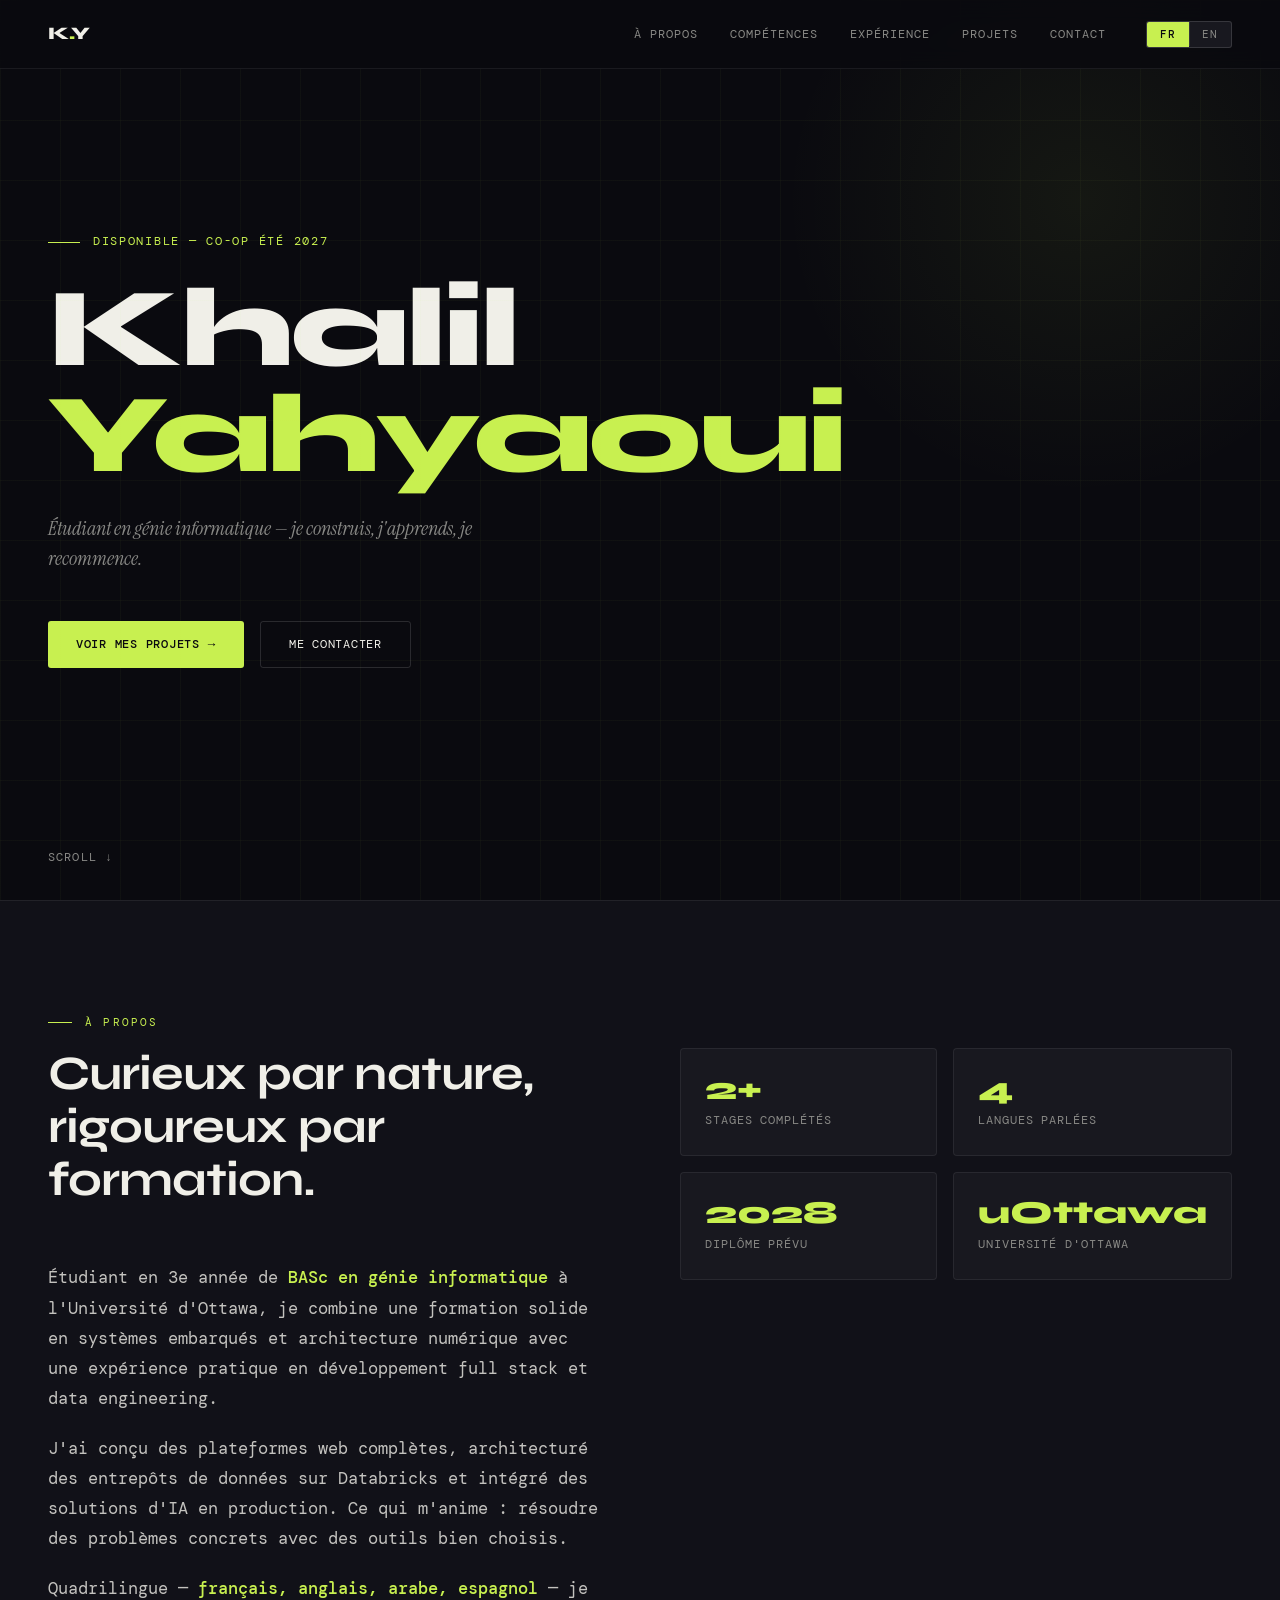
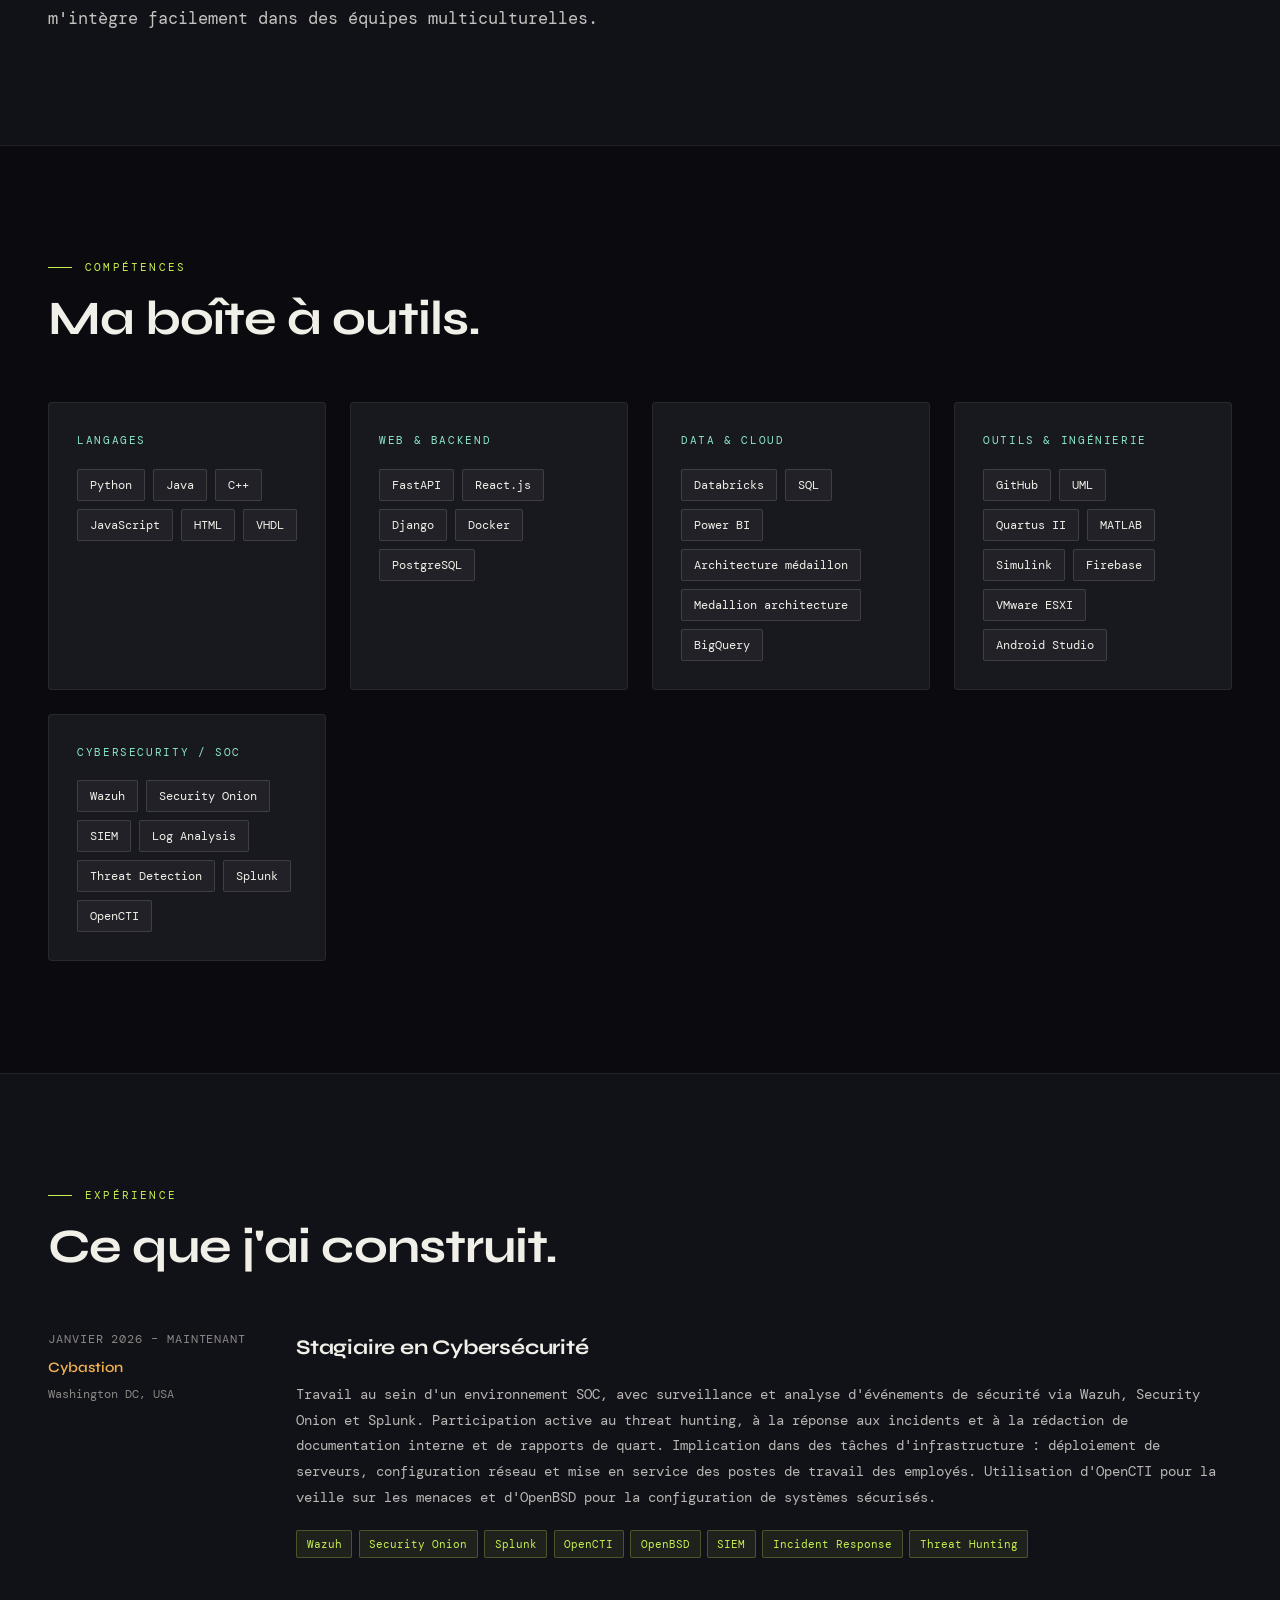
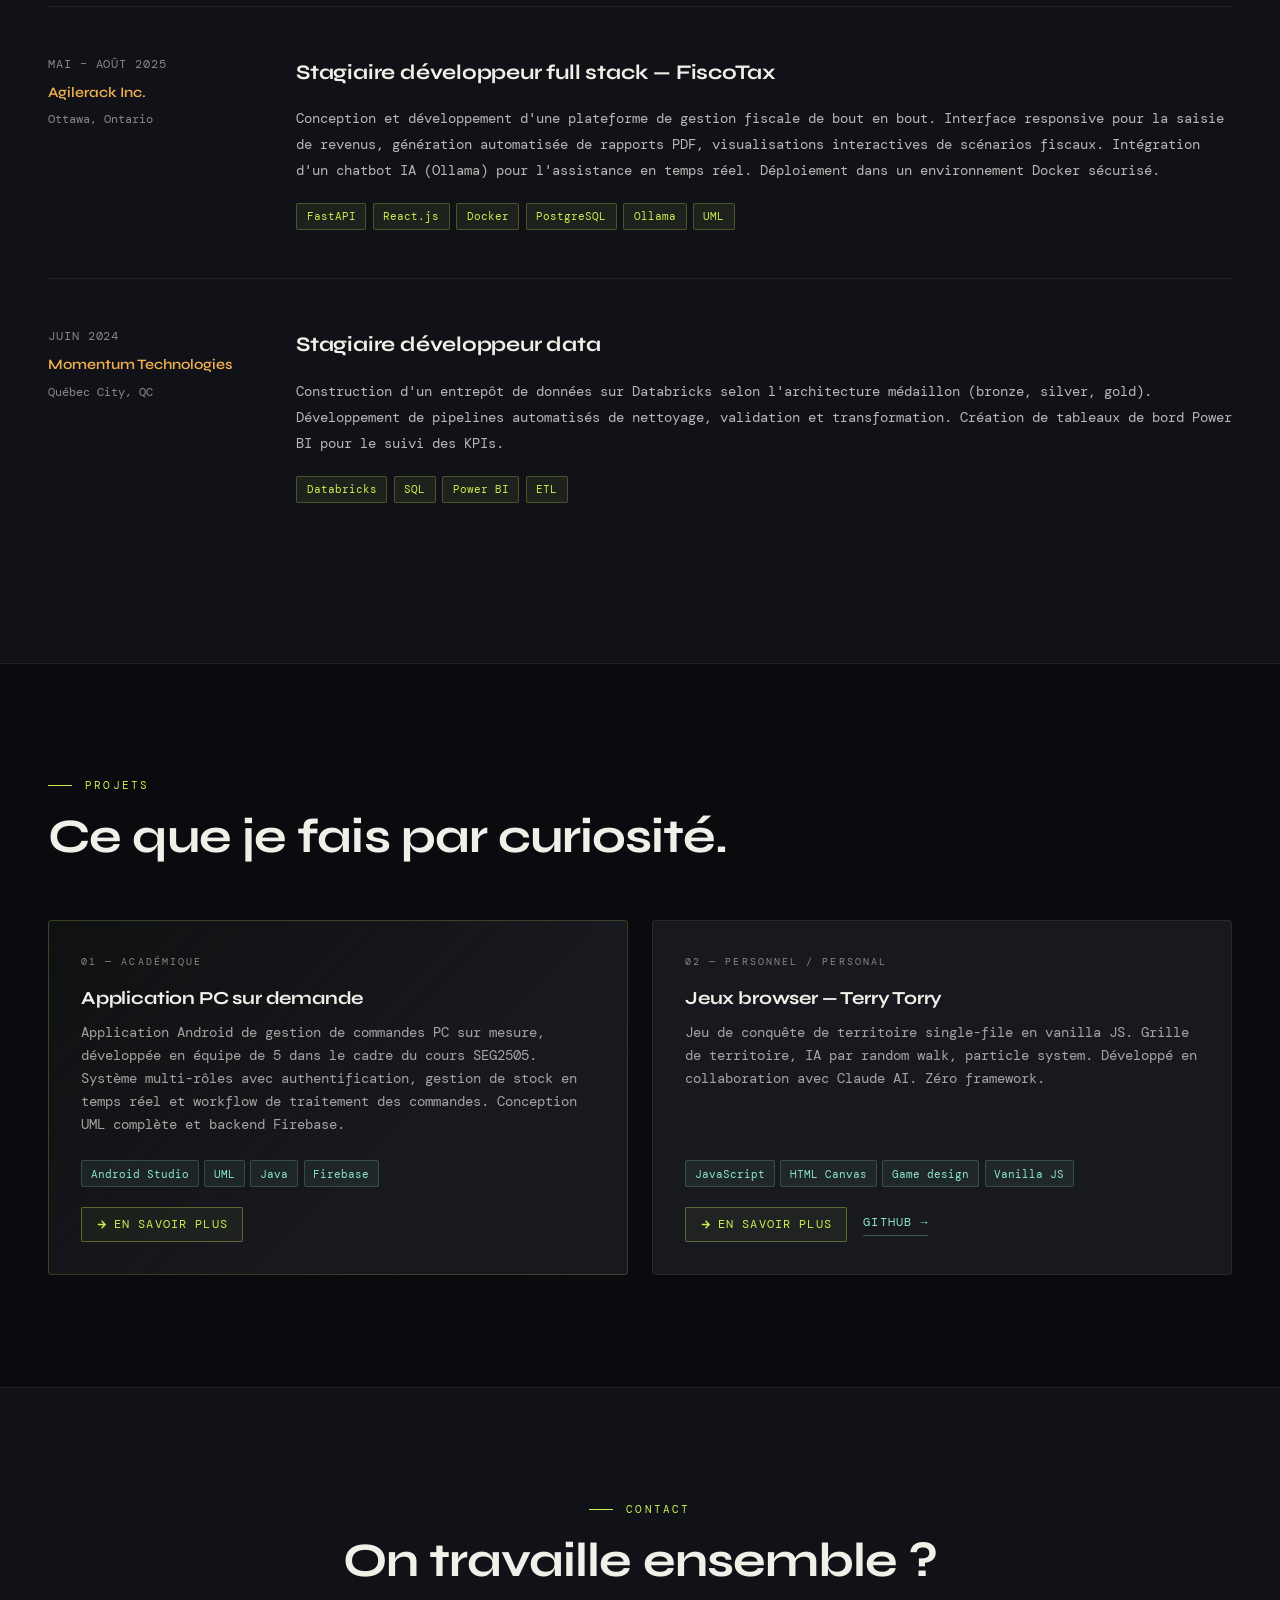
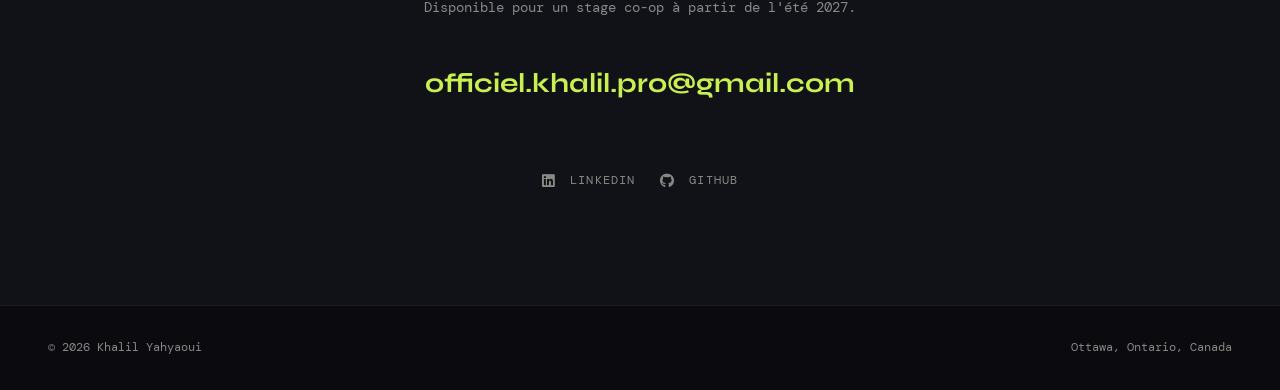
<file: index.html>
<!DOCTYPE html>
<html lang="fr">
<head>
<meta charset="UTF-8"/>
<meta name="viewport" content="width=device-width, initial-scale=1.0"/>
<title>Khalil Yahyaoui — Portfolio</title>
<link href="https://fonts.googleapis.com/css2?family=Syne:wght@400;600;700;800&family=DM+Mono:wght@300;400;500&family=Instrument+Serif:ital@0;1&display=swap" rel="stylesheet"/>
<link rel="stylesheet" href="https://cdnjs.cloudflare.com/ajax/libs/font-awesome/6.5.0/css/all.min.css">
<link rel="stylesheet" href="style.css"/>
</head>
<body class="lang-fr">

<nav>
  <a href="#hero" class="nav-logo">K<span>.</span>Y</a>
  <div class="nav-right">
    <ul class="nav-links">
      <li><a href="#about" data-lang="fr">À propos</a><a href="#about" data-lang="en">About</a></li>
      <li><a href="#skills" data-lang="fr">Compétences</a><a href="#skills" data-lang="en">Skills</a></li>
      <li><a href="#experience" data-lang="fr">Expérience</a><a href="#experience" data-lang="en">Experience</a></li>
      <li><a href="#projects" data-lang="fr">Projets</a><a href="#projects" data-lang="en">Projects</a></li>
      <li><a href="#contact">Contact</a></li>
    </ul>
    <div class="lang-toggle">
      <button class="lang-btn active" id="btn-fr" onclick="setLang('fr')">FR</button>
      <div class="lang-sep"></div>
      <button class="lang-btn" id="btn-en" onclick="setLang('en')">EN</button>
    </div>
  </div>
</nav>

<section id="hero">
  <div class="hero-grid-bg"></div>
  <div class="hero-glow"></div>
  <div class="hero-tag">
    <span data-lang="fr">Disponible — co-op été 2027</span>
    <span data-lang="en">Available — co-op summer 2027</span>
  </div>
  <h1 class="hero-name">Khalil<br><span class="last">Yahyaoui</span></h1>
  <p class="hero-subtitle">
    <span data-lang="fr">Étudiant en génie informatique — je construis, j'apprends, je recommence.</span>
    <span data-lang="en">Computer Engineering student — I build, I learn, I iterate.</span>
  </p>
  <div class="hero-ctas">
    <a href="#projects" class="btn btn-primary">
      <span data-lang="fr">Voir mes projets →</span>
      <span data-lang="en">See my work →</span>
    </a>
    <a href="#contact" class="btn btn-outline">
      <span data-lang="fr">Me contacter</span>
      <span data-lang="en">Get in touch</span>
    </a>
  </div>
  <div class="hero-scroll">Scroll</div>
</section>

<section id="about">
  <div class="section-label">
    <span data-lang="fr">À propos</span><span data-lang="en">About</span>
  </div>
  <div class="about-grid">
    <div>
      <h2 class="section-title">
        <span data-lang="fr">Curieux par nature,<br>rigoureux par formation.</span>
        <span data-lang="en">Curious by nature,<br>rigorous by training.</span>
      </h2>
      <div class="about-bio fade-in">
        <p data-lang="fr">Étudiant en 3e année de <strong>BASc en génie informatique</strong> à l'Université d'Ottawa, je combine une formation solide en systèmes embarqués et architecture numérique avec une expérience pratique en développement full stack et data engineering.</p>
        <p data-lang="fr">J'ai conçu des plateformes web complètes, architecturé des entrepôts de données sur Databricks et intégré des solutions d'IA en production. Ce qui m'anime : résoudre des problèmes concrets avec des outils bien choisis.</p>
        <p data-lang="fr">Quadrilingue — <strong>français, anglais, arabe, espagnol</strong> — je m'intègre facilement dans des équipes multiculturelles.</p>
        <p data-lang="en">Third-year <strong>BASc Computer Engineering</strong> student at the University of Ottawa, combining a solid foundation in embedded systems and digital architecture with hands-on experience in full stack development and data engineering.</p>
        <p data-lang="en">I've designed complete web platforms, architected data warehouses on Databricks, and integrated AI solutions into production. What drives me: solving real problems with the right tools.</p>
        <p data-lang="en">Quadrilingual — <strong>French, English, Arabic, Spanish</strong> — I integrate easily into multicultural teams.</p>
      </div>
    </div>
    <div class="about-stats fade-in">
      <div class="stat-card">
        <div class="stat-num">2+</div>
        <div class="stat-label" data-lang="fr">Stages complétés</div>
        <div class="stat-label" data-lang="en">Internships done</div>
      </div>
      <div class="stat-card">
        <div class="stat-num">4</div>
        <div class="stat-label" data-lang="fr">Langues parlées</div>
        <div class="stat-label" data-lang="en">Languages spoken</div>
      </div>
      <div class="stat-card">
        <div class="stat-num">2028</div>
        <div class="stat-label" data-lang="fr">Diplôme prévu</div>
        <div class="stat-label" data-lang="en">Expected graduation</div>
      </div>
      <div class="stat-card">
        <div class="stat-num">uOttawa</div>
        <div class="stat-label" data-lang="fr">Université d'Ottawa</div>
        <div class="stat-label" data-lang="en">University of Ottawa</div>
      </div>
    </div>
  </div>
</section>

<section id="skills">
  <div class="section-label">
    <span data-lang="fr">Compétences</span><span data-lang="en">Skills</span>
  </div>
  <h2 class="section-title">
    <span data-lang="fr">Ma boîte à outils.</span><span data-lang="en">My toolkit.</span>
  </h2>
  <div class="skills-grid fade-in">
    <div class="skill-category">
      <div class="skill-cat-label" data-lang="fr">Langages</div>
      <div class="skill-cat-label" data-lang="en">Languages</div>
      <div class="skill-tags">
        <span class="tag">Python</span><span class="tag">Java</span><span class="tag">C++</span>
        <span class="tag">JavaScript</span><span class="tag">HTML</span><span class="tag">VHDL</span>
      </div>
    </div>
    <div class="skill-category">
      <div class="skill-cat-label">Web & Backend</div>
      <div class="skill-tags">
        <span class="tag">FastAPI</span><span class="tag">React.js</span><span class="tag">Django</span>
        <span class="tag">Docker</span><span class="tag">PostgreSQL</span>
      </div>
    </div>
    <div class="skill-category">
      <div class="skill-cat-label">Data & Cloud</div>
      <div class="skill-tags">
        <span class="tag">Databricks</span><span class="tag">SQL</span><span class="tag">Power BI</span>
        <span class="tag" data-lang="fr">Architecture médaillon</span>
        <span class="tag" data-lang="en">Medallion architecture</span>
        <span class="tag">BigQuery</span>
      </div>
    </div>
    <div class="skill-category">
      <div class="skill-cat-label" data-lang="fr">Outils & Ingénierie</div>
      <div class="skill-cat-label" data-lang="en">Tools & Engineering</div>
      <div class="skill-tags">
        <span class="tag">GitHub</span><span class="tag">UML</span><span class="tag">Quartus II</span>
        <span class="tag">MATLAB</span><span class="tag">Simulink</span><span class="tag">Firebase</span>
        <span class="tag">VMware ESXI</span><span class="tag">Android Studio</span>
      </div>
    </div>
    <div class="skill-category">
      <div class="skill-cat-label">Cybersecurity / SOC</div>
      <div class="skill-tags">
        <span class="tag">Wazuh</span><span class="tag">Security Onion</span><span class="tag">SIEM</span>
        <span class="tag">Log Analysis</span><span class="tag">Threat Detection</span><span class="tag">Splunk</span>
        <span class="tag">OpenCTI</span>
      </div>
    </div>
  </div>
</section>

<section id="experience">
  <div class="section-label">
    <span data-lang="fr">Expérience</span><span data-lang="en">Experience</span>
  </div>
  <h2 class="section-title">
    <span data-lang="fr">Ce que j'ai construit.</span><span data-lang="en">What I've built.</span>
  </h2>
  <div class="exp-list">
    <div class="exp-item fade-in">
      <div class="exp-meta">
        <div class="exp-date">
          <span data-lang="fr">Janvier 2026 – Maintenant</span><span data-lang="en">January 2026 – Now</span>
        </div>
        <div class="exp-company">Cybastion</div>
        <div class="exp-loc">Washington DC, USA</div>
      </div>
      <div class="exp-content">
        <div class="exp-role">
          <span data-lang="fr">Stagiaire en Cybersécurité</span>
          <span data-lang="en">Cybersecurity Intern</span>
        </div>
        <div class="exp-desc" data-lang="fr">Travail au sein d'un environnement SOC, avec surveillance et analyse d'événements de sécurité via Wazuh, Security Onion et Splunk. Participation active au threat hunting, à la réponse aux incidents et à la rédaction de documentation interne et de rapports de quart. Implication dans des tâches d'infrastructure : déploiement de serveurs, configuration réseau et mise en service des postes de travail des employés. Utilisation d'OpenCTI pour la veille sur les menaces et d'OpenBSD pour la configuration de systèmes sécurisés.</div>
        <div class="exp-desc" data-lang="en">Working in a SOC environment, monitoring and analyzing security events using Wazuh, Security Onion, and Splunk. Conducting threat hunting, incident response, and contributing to internal documentation and shift reporting. Also involved in infrastructure tasks including server deployment, network configuration, and endpoint setup for employees. Leveraging OpenCTI for threat intelligence and OpenBSD for secure system configuration.</div>
        <div class="exp-stack">
          <span class="stack-tag">Wazuh</span><span class="stack-tag">Security Onion</span>
          <span class="stack-tag">Splunk</span><span class="stack-tag">OpenCTI</span>
          <span class="stack-tag">OpenBSD</span><span class="stack-tag">SIEM</span>
          <span class="stack-tag">Incident Response</span><span class="stack-tag">Threat Hunting</span>
        </div>
      </div>
    </div>

    <div class="exp-item fade-in">
      <div class="exp-meta">
        <div class="exp-date">
          <span data-lang="fr">Mai – Août 2025</span><span data-lang="en">May – Aug 2025</span>
        </div>
        <div class="exp-company">Agilerack Inc.</div>
        <div class="exp-loc">Ottawa, Ontario</div>
      </div>
      <div class="exp-content">
        <div class="exp-role">
          <span data-lang="fr">Stagiaire développeur full stack — FiscoTax</span>
          <span data-lang="en">Full Stack Developer Intern — FiscoTax</span>
        </div>
        <div class="exp-desc" data-lang="fr">Conception et développement d'une plateforme de gestion fiscale de bout en bout. Interface responsive pour la saisie de revenus, génération automatisée de rapports PDF, visualisations interactives de scénarios fiscaux. Intégration d'un chatbot IA (Ollama) pour l'assistance en temps réel. Déploiement dans un environnement Docker sécurisé.</div>
        <div class="exp-desc" data-lang="en">End-to-end design of a tax management platform. Responsive interface for income data entry, automated PDF report generation, and interactive tax scenario simulations. Integrated an AI chatbot (Ollama) for real-time assistance. Deployed in a secure Docker environment with domain management.</div>
        <div class="exp-stack">
          <span class="stack-tag">FastAPI</span><span class="stack-tag">React.js</span>
          <span class="stack-tag">Docker</span><span class="stack-tag">PostgreSQL</span>
          <span class="stack-tag">Ollama</span><span class="stack-tag">UML</span>
        </div>
      </div>
    </div>

    <div class="exp-item fade-in">
      <div class="exp-meta">
        <div class="exp-date">
          <span data-lang="fr">Juin 2024</span><span data-lang="en">Jun – Aug 2024</span>
        </div>
        <div class="exp-company">Momentum Technologies</div>
        <div class="exp-loc">Québec City, QC</div>
      </div>
      <div class="exp-content">
        <div class="exp-role">
          <span data-lang="fr">Stagiaire développeur data</span>
          <span data-lang="en">Data Developer Intern</span>
        </div>
        <div class="exp-desc" data-lang="fr">Construction d'un entrepôt de données sur Databricks selon l'architecture médaillon (bronze, silver, gold). Développement de pipelines automatisés de nettoyage, validation et transformation. Création de tableaux de bord Power BI pour le suivi des KPIs.</div>
        <div class="exp-desc" data-lang="en">Built a data warehouse on Databricks using the medallion architecture (bronze, silver, gold). Developed automated cleaning, validation, and transformation pipelines. Created Power BI dashboards enabling business teams to track KPIs independently.</div>
        <div class="exp-stack">
          <span class="stack-tag">Databricks</span><span class="stack-tag">SQL</span>
          <span class="stack-tag">Power BI</span><span class="stack-tag">ETL</span>
        </div>
      </div>
    </div>
  </div>
</section>

<section id="projects">
  <div class="section-label">
    <span data-lang="fr">Projets</span><span data-lang="en">Projects</span>
  </div>
  <h2 class="section-title">
    <span data-lang="fr">Ce que je fais par curiosité.</span><span data-lang="en">What I build for fun.</span>
  </h2>
  <div class="projects-grid fade-in">

    <div class="project-card featured">
      <div class="project-num">
        <span data-lang="fr">01 — Académique</span><span data-lang="en">01 — Academic</span>
      </div>
      <div class="project-title" data-lang="fr">Application PC sur demande</div>
      <div class="project-title" data-lang="en">On-Demand PC Service App</div>
      <div class="project-desc" data-lang="fr">Application Android de gestion de commandes PC sur mesure, développée en équipe de 5 dans le cadre du cours SEG2505. Système multi-rôles avec authentification, gestion de stock en temps réel et workflow de traitement des commandes. Conception UML complète et backend Firebase.</div>
      <div class="project-desc" data-lang="en">Android application for managing custom PC build orders, developed in a team of 5 as part of the SEG2505 course. Multi-role system with authentication, real-time inventory management, and an order processing workflow. Full UML design with a Firebase backend.</div>
      <div class="project-tags">
        <span class="project-tag">Android Studio</span>
        <span class="project-tag">UML</span>
        <span class="project-tag">Java</span>
        <span class="project-tag">Firebase</span>
      </div>
      <div class="project-links">
        <a href="projects/pc-service-app.html" class="btn-learn-more">
          <svg viewBox="0 0 12 12" fill="none" stroke="currentColor" stroke-width="1.5"><path d="M2 6h8M6 2l4 4-4 4"/></svg>
          <span data-lang="fr">En savoir plus</span>
          <span data-lang="en">Learn more</span>
        </a>
      </div>
    </div>

    <div class="project-card">
      <div class="project-num">02 — Personnel / Personal</div>
      <div class="project-title" data-lang="fr">Jeux browser — Terry Torry</div>
      <div class="project-title" data-lang="en">Browser Games — Terry Torry</div>
      <div class="project-desc" data-lang="fr">Jeu de conquête de territoire single-file en vanilla JS. Grille de territoire, IA par random walk, particle system. Développé en collaboration avec Claude AI. Zéro framework.</div>
      <div class="project-desc" data-lang="en">Single-file territory conquest game in vanilla JS. Territory grid, random walk AI, particle system. Built in collaboration with Claude AI. Zero frameworks.</div>
      <div class="project-tags">
        <span class="project-tag">JavaScript</span><span class="project-tag">HTML Canvas</span>
        <span class="project-tag">Game design</span>
        <span class="project-tag">Vanilla JS</span>
      </div>
      <div class="project-links">
        <a href="projects/terry-torry.html" class="btn-learn-more">
          <svg viewBox="0 0 12 12" fill="none" stroke="currentColor" stroke-width="1.5"><path d="M2 6h8M6 2l4 4-4 4"/></svg>
          <span data-lang="fr">En savoir plus</span>
          <span data-lang="en">Learn more</span>
        </a>
        <a href="https://github.com/khalil-yahyaoui-015/terry-torry" target="_blank" class="project-link">
          GitHub →
        </a>
      </div>
    </div>

  </div>
</section>

<section id="contact">
  <div class="contact-inner">
    <div class="section-label" style="justify-content: center;">Contact</div>
    <h2 class="section-title" style="margin-bottom: 0.5rem;">
      <span data-lang="fr">On travaille ensemble ?</span>
      <span data-lang="en">Let's work together.</span>
    </h2>
    <p style="color: var(--muted); font-size: 0.9rem; margin-bottom: 0.5rem;">
      <span data-lang="fr">Disponible pour un stage co-op à partir de l'été 2027.</span>
      <span data-lang="en">Available for co-op internship opportunities starting summer 2027.</span>
    </p>
    <a href="mailto:kyahyaoui@uottawa.ca" class="contact-email">officiel.khalil.pro@gmail.com</a>
    <div class="contact-links">
      <a href="https://www.linkedin.com/in/khalil-yahyaoui-54a30b2a0" class="contact-link" target="_blank">
        <i class="fab fa-linkedin"></i> LinkedIn
      </a>
      <a href="https://github.com/khalil-yahyaoui-015" class="contact-link" target="_blank">
        <i class="fab fa-github"></i> GitHub
      </a>
    </div>
  </div>
</section>

<footer>
  <span>© 2026 Khalil Yahyaoui</span>
  <span>Ottawa, Ontario, Canada</span>
</footer>

<script src="script.js"></script>
</body>
</html>
</file>
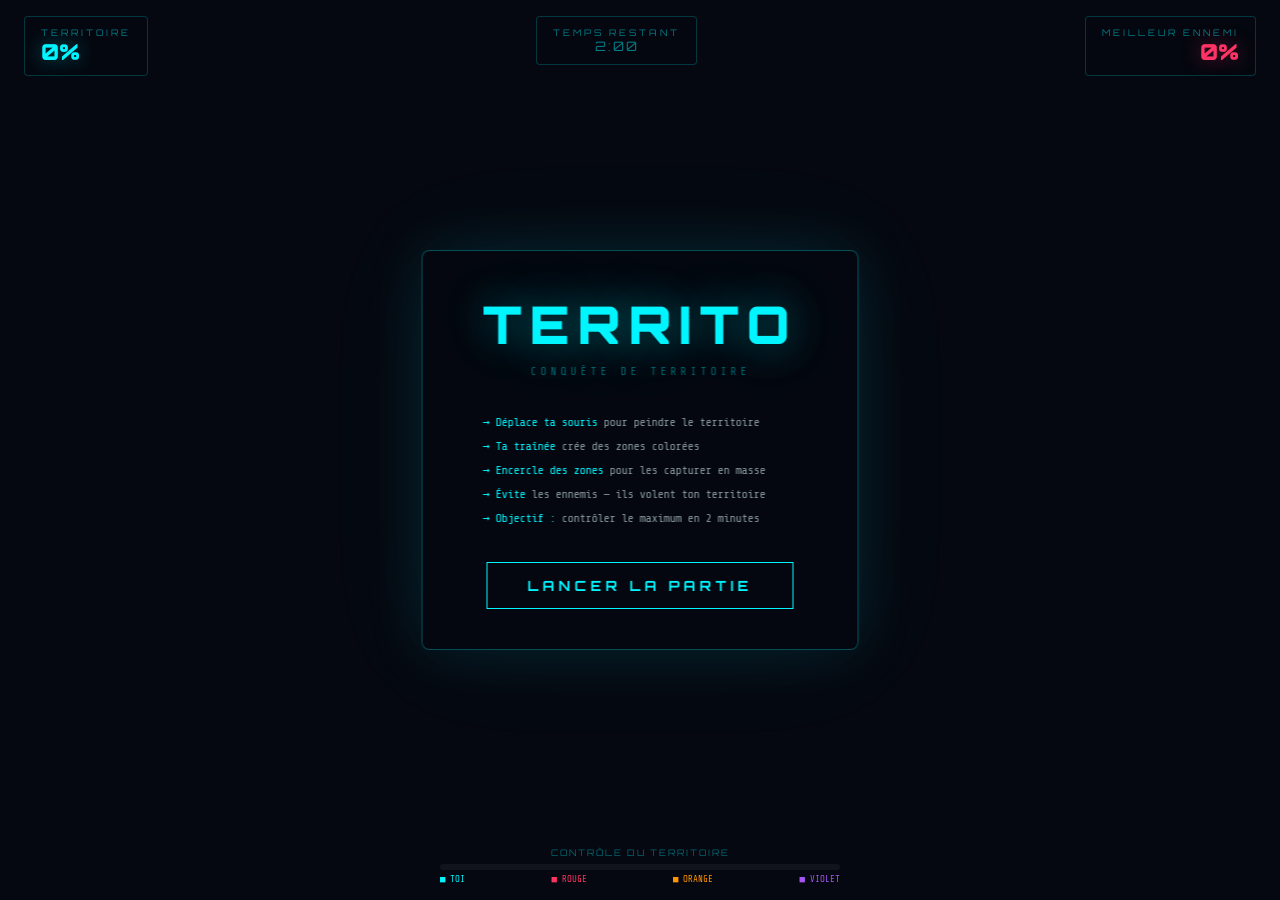
<file: games/territory-game.html>
<!DOCTYPE html>
<html lang="fr">
<head>
<meta charset="UTF-8">
<meta name="viewport" content="width=device-width, initial-scale=1.0">
<title>TERRY TORRY — Conquête de territoire</title>
<style>
  @import url('https://fonts.googleapis.com/css2?family=Orbitron:wght@400;700;900&family=Share+Tech+Mono&display=swap');

  :root {
    --bg: #050810;
    --grid: rgba(0,200,255,0.04);
    --player: #00f5ff;
    --player-glow: rgba(0,245,255,0.4);
    --enemy1: #ff3366;
    --enemy2: #ff9500;
    --enemy3: #a855f7;
    --ui-bg: rgba(5,8,16,0.85);
    --ui-border: rgba(0,245,255,0.2);
    --text: #e0f7ff;
    --accent: #00f5ff;
  }

  * { margin: 0; padding: 0; box-sizing: border-box; }

  body {
    background: var(--bg);
    font-family: 'Share Tech Mono', monospace;
    color: var(--text);
    overflow: hidden;
    height: 100vh;
    width: 100vw;
  }

  #gameCanvas {
    display: block;
    cursor: none;
  }

  #ui {
    position: fixed;
    top: 0; left: 0; right: 0;
    display: flex;
    justify-content: space-between;
    align-items: flex-start;
    padding: 16px 24px;
    pointer-events: none;
    z-index: 10;
  }

  .ui-panel {
    background: var(--ui-bg);
    border: 1px solid var(--ui-border);
    border-radius: 4px;
    padding: 10px 16px;
    backdrop-filter: blur(10px);
  }

  .stat-label {
    font-family: 'Orbitron', sans-serif;
    font-size: 9px;
    letter-spacing: 3px;
    color: rgba(0,245,255,0.5);
    text-transform: uppercase;
  }

  .stat-value {
    font-family: 'Orbitron', sans-serif;
    font-size: 22px;
    font-weight: 900;
    color: var(--accent);
    text-shadow: 0 0 20px var(--player-glow);
  }

  .stat-value.enemy {
    color: var(--enemy1);
    text-shadow: 0 0 20px rgba(255,51,102,0.4);
  }

  #centerUI {
    position: fixed;
    top: 50%; left: 50%;
    transform: translate(-50%, -50%);
    text-align: center;
    z-index: 20;
    pointer-events: all;
  }

  #startScreen, #gameOverScreen {
    background: rgba(5,8,16,0.95);
    border: 1px solid rgba(0,245,255,0.3);
    border-radius: 8px;
    padding: 40px 60px;
    backdrop-filter: blur(20px);
    box-shadow: 0 0 60px rgba(0,245,255,0.1), 0 0 120px rgba(0,245,255,0.05);
  }

  h1 {
    font-family: 'Orbitron', sans-serif;
    font-size: 52px;
    font-weight: 900;
    letter-spacing: 8px;
    color: var(--accent);
    text-shadow: 0 0 40px var(--player-glow), 0 0 80px rgba(0,245,255,0.2);
    margin-bottom: 8px;
  }

  .subtitle {
    font-size: 11px;
    letter-spacing: 4px;
    color: rgba(0,245,255,0.4);
    margin-bottom: 32px;
    text-transform: uppercase;
  }

  .instructions {
    font-size: 12px;
    line-height: 2;
    color: rgba(224,247,255,0.6);
    margin-bottom: 32px;
    text-align: left;
  }

  .instructions span {
    color: var(--accent);
  }

  button {
    font-family: 'Orbitron', sans-serif;
    font-size: 14px;
    font-weight: 700;
    letter-spacing: 4px;
    background: transparent;
    color: var(--accent);
    border: 1px solid var(--accent);
    padding: 14px 40px;
    cursor: pointer;
    text-transform: uppercase;
    transition: all 0.2s;
    position: relative;
    overflow: hidden;
  }

  button::before {
    content: '';
    position: absolute;
    inset: 0;
    background: var(--accent);
    transform: scaleX(0);
    transform-origin: left;
    transition: transform 0.2s;
    z-index: -1;
  }

  button:hover::before { transform: scaleX(1); }
  button:hover { color: var(--bg); }

  #progressBar {
    position: fixed;
    bottom: 16px;
    left: 50%;
    transform: translateX(-50%);
    width: 400px;
    z-index: 10;
    pointer-events: none;
  }

  .bar-label {
    font-family: 'Orbitron', sans-serif;
    font-size: 9px;
    letter-spacing: 2px;
    color: rgba(0,245,255,0.4);
    text-align: center;
    margin-bottom: 6px;
  }

  .bar-track {
    height: 6px;
    background: rgba(255,255,255,0.05);
    border-radius: 3px;
    overflow: hidden;
    display: flex;
    gap: 1px;
  }

  #playerBar {
    height: 100%;
    background: linear-gradient(90deg, #00c8ff, #00f5ff);
    border-radius: 3px;
    transition: width 0.3s ease;
    box-shadow: 0 0 10px rgba(0,245,255,0.6);
  }

  #enemy1Bar { height: 100%; background: var(--enemy1); transition: width 0.3s ease; }
  #enemy2Bar { height: 100%; background: var(--enemy2); transition: width 0.3s ease; }
  #enemy3Bar { height: 100%; background: var(--enemy3); transition: width 0.3s ease; }

  .bar-row {
    display: flex;
    justify-content: space-between;
    margin-top: 4px;
    font-size: 9px;
    color: rgba(255,255,255,0.3);
  }

  #timerUI {
    font-family: 'Orbitron', sans-serif;
    font-size: 13px;
    color: rgba(0,245,255,0.5);
    letter-spacing: 2px;
  }

  #gameOverScreen { display: none; }

  .final-score {
    font-family: 'Orbitron', sans-serif;
    font-size: 48px;
    font-weight: 900;
    color: var(--accent);
    text-shadow: 0 0 40px var(--player-glow);
    margin: 16px 0;
  }

  .result-text {
    font-size: 13px;
    color: rgba(224,247,255,0.5);
    margin-bottom: 28px;
    letter-spacing: 2px;
  }
</style>
</head>
<body>

<canvas id="gameCanvas"></canvas>

<div id="ui">
  <div class="ui-panel">
    <div class="stat-label">Territoire</div>
    <div class="stat-value" id="playerScore">0%</div>
  </div>
  <div class="ui-panel" style="text-align:center">
    <div class="stat-label">Temps restant</div>
    <div id="timerUI">2:00</div>
  </div>
  <div class="ui-panel" style="text-align:right">
    <div class="stat-label">Meilleur ennemi</div>
    <div class="stat-value enemy" id="enemyScore">0%</div>
  </div>
</div>

<div id="progressBar">
  <div class="bar-label">CONTRÔLE DU TERRITOIRE</div>
  <div class="bar-track">
    <div id="playerBar" style="width:0%"></div>
    <div id="enemy1Bar" style="width:0%"></div>
    <div id="enemy2Bar" style="width:0%"></div>
    <div id="enemy3Bar" style="width:0%"></div>
  </div>
  <div class="bar-row">
    <span style="color:#00f5ff">■ TOI</span>
    <span style="color:#ff3366">■ ROUGE</span>
    <span style="color:#ff9500">■ ORANGE</span>
    <span style="color:#a855f7">■ VIOLET</span>
  </div>
</div>

<div id="centerUI">
  <div id="startScreen">
    <h1>TERRITO</h1>
    <div class="subtitle">Conquête de territoire</div>
    <div class="instructions">
      <span>→ Déplace ta souris</span> pour peindre le territoire<br>
      <span>→ Ta traînée</span> crée des zones colorées<br>
      <span>→ Encercle des zones</span> pour les capturer en masse<br>
      <span>→ Évite</span> les ennemis — ils volent ton territoire<br>
      <span>→ Objectif :</span> contrôler le maximum en 2 minutes
    </div>
    <button onclick="startGame()">LANCER LA PARTIE</button>
  </div>

  <div id="gameOverScreen">
    <h1>FIN</h1>
    <div class="subtitle">Résultat final</div>
    <div class="final-score" id="finalScore">0%</div>
    <div class="result-text" id="resultText">...</div>
    <button onclick="startGame()">REJOUER</button>
  </div>
</div>

<script>
const canvas = document.getElementById('gameCanvas');
const ctx = canvas.getContext('2d');

canvas.width = window.innerWidth;
canvas.height = window.innerHeight;

window.addEventListener('resize', () => {
  canvas.width = window.innerWidth;
  canvas.height = window.innerHeight;
  if (game) game.resize();
});

// ---- CONFIG ----
const CELL = 8; // pixel size per territory cell
const TRAIL_LENGTH = 24;
const ENEMY_COUNT = 3;
const GAME_DURATION = 120; // seconds

const COLORS = {
  player: '#00f5ff',
  playerFill: 'rgba(0,245,255,0.3)',
  enemies: ['#ff3366','#ff9500','#a855f7'],
  enemiesFill: ['rgba(255,51,102,0.3)','rgba(255,149,0,0.3)','rgba(168,85,247,0.3)'],
  neutral: 'rgba(255,255,255,0.02)',
};

let game = null;
let mouseX = canvas.width / 2;
let mouseY = canvas.height / 2;

canvas.addEventListener('mousemove', e => {
  mouseX = e.clientX;
  mouseY = e.clientY;
});

function startGame() {
  document.getElementById('startScreen').style.display = 'none';
  document.getElementById('gameOverScreen').style.display = 'none';
  game = new Game();
  game.start();
}

// ---- TERRITORY GRID ----
class TerritoryGrid {
  constructor(w, h, cellSize) {
    this.cellSize = cellSize;
    this.cols = Math.ceil(w / cellSize);
    this.rows = Math.ceil(h / cellSize);
    this.data = new Uint8Array(this.cols * this.rows); // 0=neutral,1=player,2-4=enemies
  }

  index(cx, cy) { return cy * this.cols + cx; }
  cellAt(x, y) {
    const cx = Math.floor(x / this.cellSize);
    const cy = Math.floor(y / this.cellSize);
    if (cx < 0 || cy < 0 || cx >= this.cols || cy >= this.rows) return -1;
    return this.index(cx, cy);
  }
  set(x, y, owner) {
    const i = this.cellAt(x, y);
    if (i >= 0) this.data[i] = owner;
  }
  get(x, y) {
    const i = this.cellAt(x, y);
    if (i < 0) return -1;
    return this.data[i];
  }

  countOwner(owner) {
    let count = 0;
    for (let i = 0; i < this.data.length; i++) if (this.data[i] === owner) count++;
    return count;
  }

  draw(ctx) {
    const cs = this.cellSize;
    for (let cy = 0; cy < this.rows; cy++) {
      for (let cx = 0; cx < this.cols; cx++) {
        const owner = this.data[this.index(cx, cy)];
        if (owner === 0) continue;
        const color = owner === 1 ? COLORS.playerFill : COLORS.enemiesFill[owner - 2];
        ctx.fillStyle = color;
        ctx.fillRect(cx * cs, cy * cs, cs, cs);
      }
    }
  }

  resize(w, h) {
    this.cols = Math.ceil(w / this.cellSize);
    this.rows = Math.ceil(h / this.cellSize);
    this.data = new Uint8Array(this.cols * this.rows);
  }
}

// ---- SNAKE-STYLE ENTITY ----
class Entity {
  constructor(x, y, owner, color, isPlayer) {
    this.x = x;
    this.y = y;
    this.owner = owner;
    this.color = color;
    this.isPlayer = isPlayer;
    this.trail = [];
    this.speed = isPlayer ? 4 : 1.8 + Math.random() * 0.8;
    this.radius = isPlayer ? 10 : 8;
    this.angle = Math.random() * Math.PI * 2;
    this.turnSpeed = 0.04 + Math.random() * 0.03;
    this.targetX = x;
    this.targetY = y;
  }

  update(grid, mouseX, mouseY, others) {
    if (this.isPlayer) {
      const dx = mouseX - this.x;
      const dy = mouseY - this.y;
      const dist = Math.sqrt(dx*dx + dy*dy);
      if (dist > 4) {
        this.x += (dx / dist) * this.speed;
        this.y += (dy / dist) * this.speed;
      }
    } else {
      // AI: wander toward neutral/enemy territory
      this.angle += (Math.random() - 0.5) * this.turnSpeed * 2;
      // occasionally target neutral zones
      if (Math.random() < 0.01) {
        const rx = Math.random() * canvas.width;
        const ry = Math.random() * canvas.height;
        this.angle = Math.atan2(ry - this.y, rx - this.x);
      }
      this.x += Math.cos(this.angle) * this.speed;
      this.y += Math.sin(this.angle) * this.speed;
      // bounce
      if (this.x < 20 || this.x > canvas.width - 20) this.angle = Math.PI - this.angle;
      if (this.y < 20 || this.y > canvas.height - 20) this.angle = -this.angle;
      this.x = Math.max(20, Math.min(canvas.width - 20, this.x));
      this.y = Math.max(20, Math.min(canvas.height - 20, this.y));
    }

    // paint territory
    grid.set(this.x, this.y, this.owner);
    // paint around
    for (let r = -grid.cellSize; r <= grid.cellSize; r += grid.cellSize) {
      for (let c = -grid.cellSize; c <= grid.cellSize; c += grid.cellSize) {
        grid.set(this.x + c, this.y + r, this.owner);
      }
    }

    // trail
    this.trail.push({x: this.x, y: this.y});
    if (this.trail.length > TRAIL_LENGTH) this.trail.shift();
  }

  draw(ctx) {
    // Draw trail
    if (this.trail.length > 1) {
      for (let i = 1; i < this.trail.length; i++) {
        const t = i / this.trail.length;
        ctx.strokeStyle = this.color;
        ctx.globalAlpha = t * 0.6;
        ctx.lineWidth = (this.radius * 2) * t;
        ctx.lineCap = 'round';
        ctx.beginPath();
        ctx.moveTo(this.trail[i-1].x, this.trail[i-1].y);
        ctx.lineTo(this.trail[i].x, this.trail[i].y);
        ctx.stroke();
      }
    }
    ctx.globalAlpha = 1;

    // glow
    const grd = ctx.createRadialGradient(this.x, this.y, 0, this.x, this.y, this.radius * 3);
    grd.addColorStop(0, this.color);
    grd.addColorStop(1, 'transparent');
    ctx.globalAlpha = 0.15;
    ctx.fillStyle = grd;
    ctx.beginPath();
    ctx.arc(this.x, this.y, this.radius * 3, 0, Math.PI * 2);
    ctx.fill();
    ctx.globalAlpha = 1;

    // body
    ctx.fillStyle = this.color;
    ctx.shadowColor = this.color;
    ctx.shadowBlur = 20;
    ctx.beginPath();
    ctx.arc(this.x, this.y, this.radius, 0, Math.PI * 2);
    ctx.fill();
    ctx.shadowBlur = 0;

    // inner highlight
    ctx.fillStyle = 'rgba(255,255,255,0.5)';
    ctx.beginPath();
    ctx.arc(this.x - this.radius * 0.3, this.y - this.radius * 0.3, this.radius * 0.35, 0, Math.PI * 2);
    ctx.fill();
  }
}

// ---- PARTICLES ----
class Particle {
  constructor(x, y, color) {
    this.x = x; this.y = y;
    this.vx = (Math.random() - 0.5) * 4;
    this.vy = (Math.random() - 0.5) * 4;
    this.color = color;
    this.life = 1;
    this.decay = 0.04 + Math.random() * 0.04;
    this.size = 2 + Math.random() * 3;
  }
  update() {
    this.x += this.vx;
    this.y += this.vy;
    this.life -= this.decay;
    this.vx *= 0.95;
    this.vy *= 0.95;
  }
  draw(ctx) {
    ctx.globalAlpha = this.life;
    ctx.fillStyle = this.color;
    ctx.shadowColor = this.color;
    ctx.shadowBlur = 6;
    const r = Math.max(0, this.size * this.life);
    ctx.beginPath();
    ctx.arc(this.x, this.y, r, 0, Math.PI * 2);
    ctx.fill();
    ctx.shadowBlur = 0;
    ctx.globalAlpha = 1;
  }
}

// ---- GAME ----
class Game {
  constructor() {
    this.grid = new TerritoryGrid(canvas.width, canvas.height, CELL);
    this.player = new Entity(canvas.width/2, canvas.height/2, 1, COLORS.player, true);
    this.enemies = [
      new Entity(100, 100, 2, COLORS.enemies[0], false),
      new Entity(canvas.width-100, 100, 3, COLORS.enemies[1], false),
      new Entity(canvas.width/2, canvas.height-100, 4, COLORS.enemies[2], false),
    ];
    this.particles = [];
    this.timeLeft = GAME_DURATION;
    this.lastTime = 0;
    this.running = false;
    this.frame = 0;
    this.animId = null;

    // grid lines prerendered
    this.gridCanvas = document.createElement('canvas');
    this.gridCanvas.width = canvas.width;
    this.gridCanvas.height = canvas.height;
    this.drawGrid();
  }

  drawGrid() {
    const gc = this.gridCanvas.getContext('2d');
    gc.clearRect(0, 0, this.gridCanvas.width, this.gridCanvas.height);
    gc.strokeStyle = 'rgba(0,200,255,0.04)';
    gc.lineWidth = 0.5;
    for (let x = 0; x < this.gridCanvas.width; x += CELL) {
      gc.beginPath(); gc.moveTo(x, 0); gc.lineTo(x, this.gridCanvas.height); gc.stroke();
    }
    for (let y = 0; y < this.gridCanvas.height; y += CELL) {
      gc.beginPath(); gc.moveTo(0, y); gc.lineTo(this.gridCanvas.width, y); gc.stroke();
    }
  }

  start() {
    this.running = true;
    this.lastTime = performance.now();
    this.loop(this.lastTime);
  }

  resize() {
    this.grid.resize(canvas.width, canvas.height);
    this.gridCanvas.width = canvas.width;
    this.gridCanvas.height = canvas.height;
    this.drawGrid();
  }

  loop(ts) {
    const dt = (ts - this.lastTime) / 1000;
    this.lastTime = ts;
    this.frame++;

    if (this.running) {
      this.timeLeft -= dt;
      if (this.timeLeft <= 0) { this.timeLeft = 0; this.endGame(); return; }
    }

    this.update(dt);
    this.render();

    this.animId = requestAnimationFrame(t => this.loop(t));
  }

  update(dt) {
    this.player.update(this.grid, mouseX, mouseY, this.enemies);
    this.enemies.forEach(e => e.update(this.grid, 0, 0, [this.player, ...this.enemies]));

    // spawn particles occasionally
    if (this.frame % 8 === 0) {
      this.particles.push(new Particle(this.player.x + (Math.random()-0.5)*10, this.player.y + (Math.random()-0.5)*10, COLORS.player));
    }
    this.enemies.forEach((e, i) => {
      if (this.frame % 12 === 0) {
        this.particles.push(new Particle(e.x + (Math.random()-0.5)*8, e.y + (Math.random()-0.5)*8, COLORS.enemies[i]));
      }
    });

    this.particles = this.particles.filter(p => p.life > 0);
    this.particles.forEach(p => p.update());

    // Update UI
    const total = this.grid.cols * this.grid.rows;
    const playerPct = Math.round(this.grid.countOwner(1) / total * 100);
    const e1 = Math.round(this.grid.countOwner(2) / total * 100);
    const e2 = Math.round(this.grid.countOwner(3) / total * 100);
    const e3 = Math.round(this.grid.countOwner(4) / total * 100);
    const bestEnemy = Math.max(e1, e2, e3);

    document.getElementById('playerScore').textContent = playerPct + '%';
    document.getElementById('enemyScore').textContent = bestEnemy + '%';
    document.getElementById('playerBar').style.width = playerPct + '%';
    document.getElementById('enemy1Bar').style.width = e1 + '%';
    document.getElementById('enemy2Bar').style.width = e2 + '%';
    document.getElementById('enemy3Bar').style.width = e3 + '%';

    const mins = Math.floor(this.timeLeft / 60);
    const secs = Math.floor(this.timeLeft % 60).toString().padStart(2,'0');
    document.getElementById('timerUI').textContent = `${mins}:${secs}`;
  }

  render() {
    ctx.clearRect(0, 0, canvas.width, canvas.height);

    // bg
    ctx.fillStyle = '#050810';
    ctx.fillRect(0, 0, canvas.width, canvas.height);

    // grid
    ctx.drawImage(this.gridCanvas, 0, 0);

    // territory
    this.grid.draw(ctx);

    // particles (below entities)
    this.particles.forEach(p => p.draw(ctx));

    // entities
    this.enemies.forEach(e => e.draw(ctx));
    this.player.draw(ctx);

    // custom cursor ring
    ctx.strokeStyle = 'rgba(0,245,255,0.4)';
    ctx.lineWidth = 1;
    ctx.beginPath();
    ctx.arc(mouseX, mouseY, 18, 0, Math.PI * 2);
    ctx.stroke();
    ctx.strokeStyle = 'rgba(0,245,255,0.15)';
    ctx.beginPath();
    ctx.arc(mouseX, mouseY, 28, 0, Math.PI * 2);
    ctx.stroke();
  }

  endGame() {
    this.running = false;
    const total = this.grid.cols * this.grid.rows;
    const playerPct = Math.round(this.grid.countOwner(1) / total * 100);
    const e1 = Math.round(this.grid.countOwner(2) / total * 100);
    const e2 = Math.round(this.grid.countOwner(3) / total * 100);
    const e3 = Math.round(this.grid.countOwner(4) / total * 100);
    const bestEnemy = Math.max(e1, e2, e3);

    document.getElementById('finalScore').textContent = playerPct + '%';

    let msg;
    if (playerPct >= 50) msg = '🏆 VICTOIRE TOTALE — Tu as dominé la carte !';
    else if (playerPct > bestEnemy) msg = '✅ VICTOIRE — Tu contrôles le plus de territoire.';
    else if (playerPct === bestEnemy) msg = '🤝 ÉGALITÉ — Match serré !';
    else msg = '❌ DÉFAITE — Les ennemis ont pris le dessus.';

    document.getElementById('resultText').textContent = msg;
    document.getElementById('gameOverScreen').style.display = 'block';
  }
}
</script>
</body>
</html>
</file>
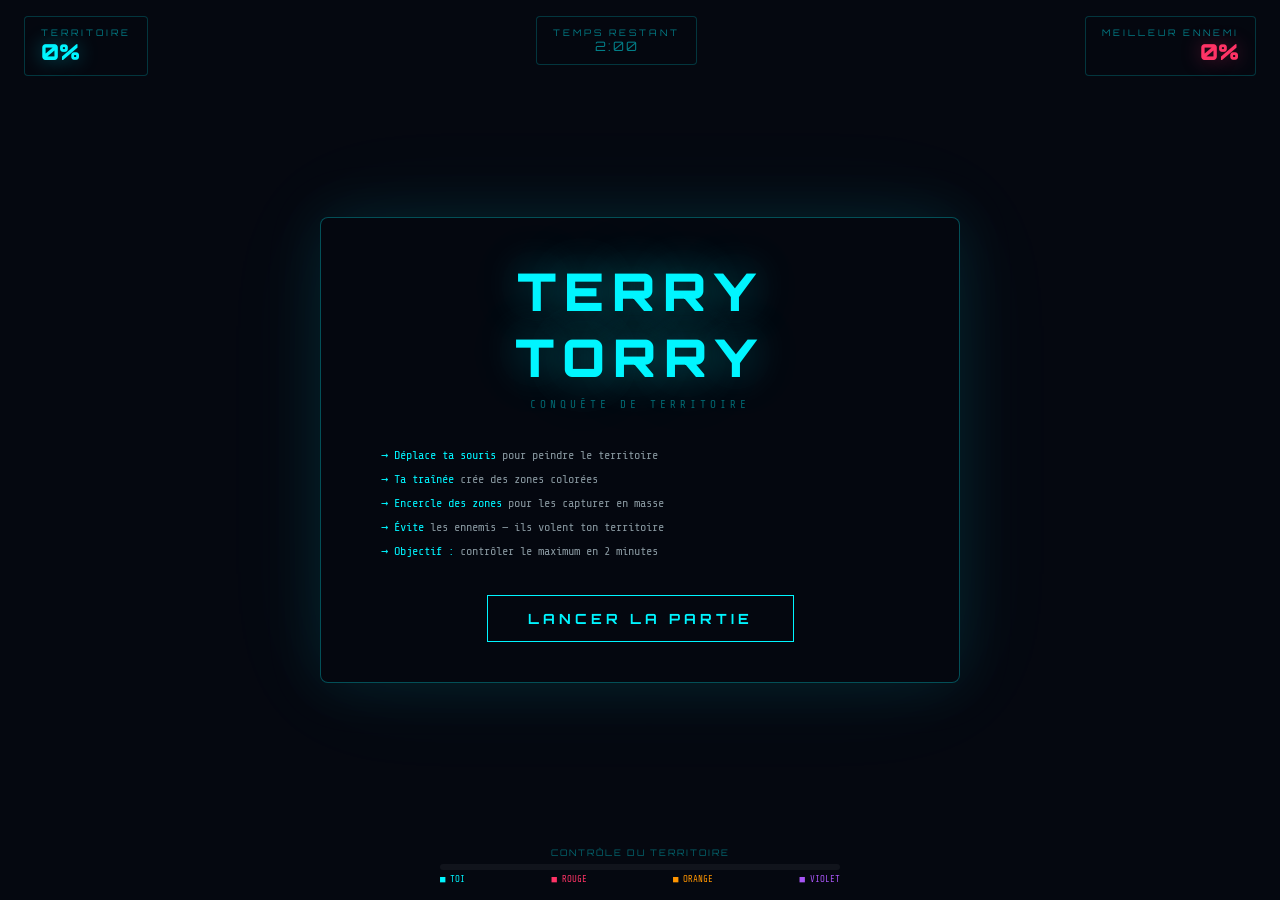
<file: games/terry-torry.html>
<!DOCTYPE html>
<html lang="fr">
<head>
<meta charset="UTF-8">
<meta name="viewport" content="width=device-width, initial-scale=1.0">
<title>TERRY TORRY — Conquête de territoire</title>
<style>
  @import url('https://fonts.googleapis.com/css2?family=Orbitron:wght@400;700;900&family=Share+Tech+Mono&display=swap');

  :root {
    --bg: #050810;
    --grid: rgba(0,200,255,0.04);
    --player: #00f5ff;
    --player-glow: rgba(0,245,255,0.4);
    --enemy1: #ff3366;
    --enemy2: #ff9500;
    --enemy3: #a855f7;
    --ui-bg: rgba(5,8,16,0.85);
    --ui-border: rgba(0,245,255,0.2);
    --text: #e0f7ff;
    --accent: #00f5ff;
  }

  * { margin: 0; padding: 0; box-sizing: border-box; }

  body {
    background: var(--bg);
    font-family: 'Share Tech Mono', monospace;
    color: var(--text);
    overflow: hidden;
    height: 100vh;
    width: 100vw;
  }

  #gameCanvas {
    display: block;
    cursor: none;
  }

  #ui {
    position: fixed;
    top: 0; left: 0; right: 0;
    display: flex;
    justify-content: space-between;
    align-items: flex-start;
    padding: 16px 24px;
    pointer-events: none;
    z-index: 10;
  }

  .ui-panel {
    background: var(--ui-bg);
    border: 1px solid var(--ui-border);
    border-radius: 4px;
    padding: 10px 16px;
    backdrop-filter: blur(10px);
  }

  .stat-label {
    font-family: 'Orbitron', sans-serif;
    font-size: 9px;
    letter-spacing: 3px;
    color: rgba(0,245,255,0.5);
    text-transform: uppercase;
  }

  .stat-value {
    font-family: 'Orbitron', sans-serif;
    font-size: 22px;
    font-weight: 900;
    color: var(--accent);
    text-shadow: 0 0 20px var(--player-glow);
  }

  .stat-value.enemy {
    color: var(--enemy1);
    text-shadow: 0 0 20px rgba(255,51,102,0.4);
  }

  #centerUI {
    position: fixed;
    top: 50%; left: 50%;
    transform: translate(-50%, -50%);
    text-align: center;
    z-index: 20;
    pointer-events: all;
  }

  #startScreen, #gameOverScreen {
    background: rgba(5,8,16,0.95);
    border: 1px solid rgba(0,245,255,0.3);
    border-radius: 8px;
    padding: 40px 60px;
    backdrop-filter: blur(20px);
    box-shadow: 0 0 60px rgba(0,245,255,0.1), 0 0 120px rgba(0,245,255,0.05);
  }

  h1 {
    font-family: 'Orbitron', sans-serif;
    font-size: 52px;
    font-weight: 900;
    letter-spacing: 8px;
    color: var(--accent);
    text-shadow: 0 0 40px var(--player-glow), 0 0 80px rgba(0,245,255,0.2);
    margin-bottom: 8px;
  }

  .subtitle {
    font-size: 11px;
    letter-spacing: 4px;
    color: rgba(0,245,255,0.4);
    margin-bottom: 32px;
    text-transform: uppercase;
  }

  .instructions {
    font-size: 12px;
    line-height: 2;
    color: rgba(224,247,255,0.6);
    margin-bottom: 32px;
    text-align: left;
  }

  .instructions span {
    color: var(--accent);
  }

  button {
    font-family: 'Orbitron', sans-serif;
    font-size: 14px;
    font-weight: 700;
    letter-spacing: 4px;
    background: transparent;
    color: var(--accent);
    border: 1px solid var(--accent);
    padding: 14px 40px;
    cursor: pointer;
    text-transform: uppercase;
    transition: all 0.2s;
    position: relative;
    overflow: hidden;
  }

  button::before {
    content: '';
    position: absolute;
    inset: 0;
    background: var(--accent);
    transform: scaleX(0);
    transform-origin: left;
    transition: transform 0.2s;
    z-index: -1;
  }

  button:hover::before { transform: scaleX(1); }
  button:hover { color: var(--bg); }

  #progressBar {
    position: fixed;
    bottom: 16px;
    left: 50%;
    transform: translateX(-50%);
    width: 400px;
    z-index: 10;
    pointer-events: none;
  }

  .bar-label {
    font-family: 'Orbitron', sans-serif;
    font-size: 9px;
    letter-spacing: 2px;
    color: rgba(0,245,255,0.4);
    text-align: center;
    margin-bottom: 6px;
  }

  .bar-track {
    height: 6px;
    background: rgba(255,255,255,0.05);
    border-radius: 3px;
    overflow: hidden;
    display: flex;
    gap: 1px;
  }

  #playerBar {
    height: 100%;
    background: linear-gradient(90deg, #00c8ff, #00f5ff);
    border-radius: 3px;
    transition: width 0.3s ease;
    box-shadow: 0 0 10px rgba(0,245,255,0.6);
  }

  #enemy1Bar { height: 100%; background: var(--enemy1); transition: width 0.3s ease; }
  #enemy2Bar { height: 100%; background: var(--enemy2); transition: width 0.3s ease; }
  #enemy3Bar { height: 100%; background: var(--enemy3); transition: width 0.3s ease; }

  .bar-row {
    display: flex;
    justify-content: space-between;
    margin-top: 4px;
    font-size: 9px;
    color: rgba(255,255,255,0.3);
  }

  #timerUI {
    font-family: 'Orbitron', sans-serif;
    font-size: 13px;
    color: rgba(0,245,255,0.5);
    letter-spacing: 2px;
  }

  #gameOverScreen { display: none; }

  .final-score {
    font-family: 'Orbitron', sans-serif;
    font-size: 48px;
    font-weight: 900;
    color: var(--accent);
    text-shadow: 0 0 40px var(--player-glow);
    margin: 16px 0;
  }

  .result-text {
    font-size: 13px;
    color: rgba(224,247,255,0.5);
    margin-bottom: 28px;
    letter-spacing: 2px;
  }
</style>
</head>
<body>

<canvas id="gameCanvas"></canvas>

<div id="ui">
  <div class="ui-panel">
    <div class="stat-label">Territoire</div>
    <div class="stat-value" id="playerScore">0%</div>
  </div>
  <div class="ui-panel" style="text-align:center">
    <div class="stat-label">Temps restant</div>
    <div id="timerUI">2:00</div>
  </div>
  <div class="ui-panel" style="text-align:right">
    <div class="stat-label">Meilleur ennemi</div>
    <div class="stat-value enemy" id="enemyScore">0%</div>
  </div>
</div>

<div id="progressBar">
  <div class="bar-label">CONTRÔLE DU TERRITOIRE</div>
  <div class="bar-track">
    <div id="playerBar" style="width:0%"></div>
    <div id="enemy1Bar" style="width:0%"></div>
    <div id="enemy2Bar" style="width:0%"></div>
    <div id="enemy3Bar" style="width:0%"></div>
  </div>
  <div class="bar-row">
    <span style="color:#00f5ff">■ TOI</span>
    <span style="color:#ff3366">■ ROUGE</span>
    <span style="color:#ff9500">■ ORANGE</span>
    <span style="color:#a855f7">■ VIOLET</span>
  </div>
</div>

<div id="centerUI">
  <div id="startScreen">
    <h1>TERRY TORRY</h1>
    <div class="subtitle">Conquête de territoire</div>
    <div class="instructions">
      <span>→ Déplace ta souris</span> pour peindre le territoire<br>
      <span>→ Ta traînée</span> crée des zones colorées<br>
      <span>→ Encercle des zones</span> pour les capturer en masse<br>
      <span>→ Évite</span> les ennemis — ils volent ton territoire<br>
      <span>→ Objectif :</span> contrôler le maximum en 2 minutes
    </div>
    <button onclick="startGame()">LANCER LA PARTIE</button>
  </div>

  <div id="gameOverScreen">
    <h1>FIN</h1>
    <div class="subtitle">Résultat final</div>
    <div class="final-score" id="finalScore">0%</div>
    <div class="result-text" id="resultText">...</div>
    <button onclick="startGame()">REJOUER</button>
  </div>
</div>

<script>
const canvas = document.getElementById('gameCanvas');
const ctx = canvas.getContext('2d');

canvas.width = window.innerWidth;
canvas.height = window.innerHeight;

window.addEventListener('resize', () => {
  canvas.width = window.innerWidth;
  canvas.height = window.innerHeight;
  if (game) game.resize();
});

// ---- CONFIG ----
const CELL = 8; // pixel size per territory cell
const TRAIL_LENGTH = 24;
const ENEMY_COUNT = 3;
const GAME_DURATION = 120; // seconds

const COLORS = {
  player: '#00f5ff',
  playerFill: 'rgba(0,245,255,0.3)',
  enemies: ['#ff3366','#ff9500','#a855f7'],
  enemiesFill: ['rgba(255,51,102,0.3)','rgba(255,149,0,0.3)','rgba(168,85,247,0.3)'],
  neutral: 'rgba(255,255,255,0.02)',
};

let game = null;
let mouseX = canvas.width / 2;
let mouseY = canvas.height / 2;

canvas.addEventListener('mousemove', e => {
  mouseX = e.clientX;
  mouseY = e.clientY;
});

function startGame() {
  document.getElementById('startScreen').style.display = 'none';
  document.getElementById('gameOverScreen').style.display = 'none';
  game = new Game();
  game.start();
}

// ---- TERRITORY GRID ----
class TerritoryGrid {
  constructor(w, h, cellSize) {
    this.cellSize = cellSize;
    this.cols = Math.ceil(w / cellSize);
    this.rows = Math.ceil(h / cellSize);
    this.data = new Uint8Array(this.cols * this.rows); // 0=neutral,1=player,2-4=enemies
  }

  index(cx, cy) { return cy * this.cols + cx; }
  cellAt(x, y) {
    const cx = Math.floor(x / this.cellSize);
    const cy = Math.floor(y / this.cellSize);
    if (cx < 0 || cy < 0 || cx >= this.cols || cy >= this.rows) return -1;
    return this.index(cx, cy);
  }
  set(x, y, owner) {
    const i = this.cellAt(x, y);
    if (i >= 0) this.data[i] = owner;
  }
  get(x, y) {
    const i = this.cellAt(x, y);
    if (i < 0) return -1;
    return this.data[i];
  }

  countOwner(owner) {
    let count = 0;
    for (let i = 0; i < this.data.length; i++) if (this.data[i] === owner) count++;
    return count;
  }

  draw(ctx) {
    const cs = this.cellSize;
    for (let cy = 0; cy < this.rows; cy++) {
      for (let cx = 0; cx < this.cols; cx++) {
        const owner = this.data[this.index(cx, cy)];
        if (owner === 0) continue;
        const color = owner === 1 ? COLORS.playerFill : COLORS.enemiesFill[owner - 2];
        ctx.fillStyle = color;
        ctx.fillRect(cx * cs, cy * cs, cs, cs);
      }
    }
  }

  resize(w, h) {
    this.cols = Math.ceil(w / this.cellSize);
    this.rows = Math.ceil(h / this.cellSize);
    this.data = new Uint8Array(this.cols * this.rows);
  }
}

// ---- SNAKE-STYLE ENTITY ----
class Entity {
  constructor(x, y, owner, color, isPlayer) {
    this.x = x;
    this.y = y;
    this.owner = owner;
    this.color = color;
    this.isPlayer = isPlayer;
    this.trail = [];
    this.speed = isPlayer ? 4 : 1.8 + Math.random() * 0.8;
    this.radius = isPlayer ? 10 : 8;
    this.angle = Math.random() * Math.PI * 2;
    this.turnSpeed = 0.04 + Math.random() * 0.03;
    this.targetX = x;
    this.targetY = y;
  }

  update(grid, mouseX, mouseY, others) {
    if (this.isPlayer) {
      const dx = mouseX - this.x;
      const dy = mouseY - this.y;
      const dist = Math.sqrt(dx*dx + dy*dy);
      if (dist > 4) {
        this.x += (dx / dist) * this.speed;
        this.y += (dy / dist) * this.speed;
      }
    } else {
      // AI: wander toward neutral/enemy territory
      this.angle += (Math.random() - 0.5) * this.turnSpeed * 2;
      // occasionally target neutral zones
      if (Math.random() < 0.01) {
        const rx = Math.random() * canvas.width;
        const ry = Math.random() * canvas.height;
        this.angle = Math.atan2(ry - this.y, rx - this.x);
      }
      this.x += Math.cos(this.angle) * this.speed;
      this.y += Math.sin(this.angle) * this.speed;
      // bounce
      if (this.x < 20 || this.x > canvas.width - 20) this.angle = Math.PI - this.angle;
      if (this.y < 20 || this.y > canvas.height - 20) this.angle = -this.angle;
      this.x = Math.max(20, Math.min(canvas.width - 20, this.x));
      this.y = Math.max(20, Math.min(canvas.height - 20, this.y));
    }

    // paint territory
    grid.set(this.x, this.y, this.owner);
    // paint around
    for (let r = -grid.cellSize; r <= grid.cellSize; r += grid.cellSize) {
      for (let c = -grid.cellSize; c <= grid.cellSize; c += grid.cellSize) {
        grid.set(this.x + c, this.y + r, this.owner);
      }
    }

    // trail
    this.trail.push({x: this.x, y: this.y});
    if (this.trail.length > TRAIL_LENGTH) this.trail.shift();
  }

  draw(ctx) {
    // Draw trail
    if (this.trail.length > 1) {
      for (let i = 1; i < this.trail.length; i++) {
        const t = i / this.trail.length;
        ctx.strokeStyle = this.color;
        ctx.globalAlpha = t * 0.6;
        ctx.lineWidth = (this.radius * 2) * t;
        ctx.lineCap = 'round';
        ctx.beginPath();
        ctx.moveTo(this.trail[i-1].x, this.trail[i-1].y);
        ctx.lineTo(this.trail[i].x, this.trail[i].y);
        ctx.stroke();
      }
    }
    ctx.globalAlpha = 1;

    // glow
    const grd = ctx.createRadialGradient(this.x, this.y, 0, this.x, this.y, this.radius * 3);
    grd.addColorStop(0, this.color);
    grd.addColorStop(1, 'transparent');
    ctx.globalAlpha = 0.15;
    ctx.fillStyle = grd;
    ctx.beginPath();
    ctx.arc(this.x, this.y, this.radius * 3, 0, Math.PI * 2);
    ctx.fill();
    ctx.globalAlpha = 1;

    // body
    ctx.fillStyle = this.color;
    ctx.shadowColor = this.color;
    ctx.shadowBlur = 20;
    ctx.beginPath();
    ctx.arc(this.x, this.y, this.radius, 0, Math.PI * 2);
    ctx.fill();
    ctx.shadowBlur = 0;

    // inner highlight
    ctx.fillStyle = 'rgba(255,255,255,0.5)';
    ctx.beginPath();
    ctx.arc(this.x - this.radius * 0.3, this.y - this.radius * 0.3, this.radius * 0.35, 0, Math.PI * 2);
    ctx.fill();
  }
}

// ---- PARTICLES ----
class Particle {
  constructor(x, y, color) {
    this.x = x; this.y = y;
    this.vx = (Math.random() - 0.5) * 4;
    this.vy = (Math.random() - 0.5) * 4;
    this.color = color;
    this.life = 1;
    this.decay = 0.04 + Math.random() * 0.04;
    this.size = 2 + Math.random() * 3;
  }
  update() {
    this.x += this.vx;
    this.y += this.vy;
    this.life -= this.decay;
    this.vx *= 0.95;
    this.vy *= 0.95;
  }
  draw(ctx) {
    ctx.globalAlpha = this.life;
    ctx.fillStyle = this.color;
    ctx.shadowColor = this.color;
    ctx.shadowBlur = 6;
    const r = Math.max(0, this.size * this.life);
    ctx.beginPath();
    ctx.arc(this.x, this.y, r, 0, Math.PI * 2);
    ctx.fill();
    ctx.shadowBlur = 0;
    ctx.globalAlpha = 1;
  }
}

// ---- GAME ----
class Game {
  constructor() {
    this.grid = new TerritoryGrid(canvas.width, canvas.height, CELL);
    this.player = new Entity(canvas.width/2, canvas.height/2, 1, COLORS.player, true);
    this.enemies = [
      new Entity(100, 100, 2, COLORS.enemies[0], false),
      new Entity(canvas.width-100, 100, 3, COLORS.enemies[1], false),
      new Entity(canvas.width/2, canvas.height-100, 4, COLORS.enemies[2], false),
    ];
    this.particles = [];
    this.timeLeft = GAME_DURATION;
    this.lastTime = 0;
    this.running = false;
    this.frame = 0;
    this.animId = null;

    // grid lines prerendered
    this.gridCanvas = document.createElement('canvas');
    this.gridCanvas.width = canvas.width;
    this.gridCanvas.height = canvas.height;
    this.drawGrid();
  }

  drawGrid() {
    const gc = this.gridCanvas.getContext('2d');
    gc.clearRect(0, 0, this.gridCanvas.width, this.gridCanvas.height);
    gc.strokeStyle = 'rgba(0,200,255,0.04)';
    gc.lineWidth = 0.5;
    for (let x = 0; x < this.gridCanvas.width; x += CELL) {
      gc.beginPath(); gc.moveTo(x, 0); gc.lineTo(x, this.gridCanvas.height); gc.stroke();
    }
    for (let y = 0; y < this.gridCanvas.height; y += CELL) {
      gc.beginPath(); gc.moveTo(0, y); gc.lineTo(this.gridCanvas.width, y); gc.stroke();
    }
  }

  start() {
    this.running = true;
    this.lastTime = performance.now();
    this.loop(this.lastTime);
  }

  resize() {
    this.grid.resize(canvas.width, canvas.height);
    this.gridCanvas.width = canvas.width;
    this.gridCanvas.height = canvas.height;
    this.drawGrid();
  }

  loop(ts) {
    const dt = (ts - this.lastTime) / 1000;
    this.lastTime = ts;
    this.frame++;

    if (this.running) {
      this.timeLeft -= dt;
      if (this.timeLeft <= 0) { this.timeLeft = 0; this.endGame(); return; }
    }

    this.update(dt);
    this.render();

    this.animId = requestAnimationFrame(t => this.loop(t));
  }

  update(dt) {
    this.player.update(this.grid, mouseX, mouseY, this.enemies);
    this.enemies.forEach(e => e.update(this.grid, 0, 0, [this.player, ...this.enemies]));

    // spawn particles occasionally
    if (this.frame % 8 === 0) {
      this.particles.push(new Particle(this.player.x + (Math.random()-0.5)*10, this.player.y + (Math.random()-0.5)*10, COLORS.player));
    }
    this.enemies.forEach((e, i) => {
      if (this.frame % 12 === 0) {
        this.particles.push(new Particle(e.x + (Math.random()-0.5)*8, e.y + (Math.random()-0.5)*8, COLORS.enemies[i]));
      }
    });

    this.particles = this.particles.filter(p => p.life > 0);
    this.particles.forEach(p => p.update());

    // Update UI
    const total = this.grid.cols * this.grid.rows;
    const playerPct = Math.round(this.grid.countOwner(1) / total * 100);
    const e1 = Math.round(this.grid.countOwner(2) / total * 100);
    const e2 = Math.round(this.grid.countOwner(3) / total * 100);
    const e3 = Math.round(this.grid.countOwner(4) / total * 100);
    const bestEnemy = Math.max(e1, e2, e3);

    document.getElementById('playerScore').textContent = playerPct + '%';
    document.getElementById('enemyScore').textContent = bestEnemy + '%';
    document.getElementById('playerBar').style.width = playerPct + '%';
    document.getElementById('enemy1Bar').style.width = e1 + '%';
    document.getElementById('enemy2Bar').style.width = e2 + '%';
    document.getElementById('enemy3Bar').style.width = e3 + '%';

    const mins = Math.floor(this.timeLeft / 60);
    const secs = Math.floor(this.timeLeft % 60).toString().padStart(2,'0');
    document.getElementById('timerUI').textContent = `${mins}:${secs}`;
  }

  render() {
    ctx.clearRect(0, 0, canvas.width, canvas.height);

    // bg
    ctx.fillStyle = '#050810';
    ctx.fillRect(0, 0, canvas.width, canvas.height);

    // grid
    ctx.drawImage(this.gridCanvas, 0, 0);

    // territory
    this.grid.draw(ctx);

    // particles (below entities)
    this.particles.forEach(p => p.draw(ctx));

    // entities
    this.enemies.forEach(e => e.draw(ctx));
    this.player.draw(ctx);

    // custom cursor ring
    ctx.strokeStyle = 'rgba(0,245,255,0.4)';
    ctx.lineWidth = 1;
    ctx.beginPath();
    ctx.arc(mouseX, mouseY, 18, 0, Math.PI * 2);
    ctx.stroke();
    ctx.strokeStyle = 'rgba(0,245,255,0.15)';
    ctx.beginPath();
    ctx.arc(mouseX, mouseY, 28, 0, Math.PI * 2);
    ctx.stroke();
  }

  endGame() {
    this.running = false;
    const total = this.grid.cols * this.grid.rows;
    const playerPct = Math.round(this.grid.countOwner(1) / total * 100);
    const e1 = Math.round(this.grid.countOwner(2) / total * 100);
    const e2 = Math.round(this.grid.countOwner(3) / total * 100);
    const e3 = Math.round(this.grid.countOwner(4) / total * 100);
    const bestEnemy = Math.max(e1, e2, e3);

    document.getElementById('finalScore').textContent = playerPct + '%';

    let msg;
    if (playerPct >= 50) msg = '🏆 VICTOIRE TOTALE — Tu as dominé la carte !';
    else if (playerPct > bestEnemy) msg = '✅ VICTOIRE — Tu contrôles le plus de territoire.';
    else if (playerPct === bestEnemy) msg = '🤝 ÉGALITÉ — Match serré !';
    else msg = '❌ DÉFAITE — Les ennemis ont pris le dessus.';

    document.getElementById('resultText').textContent = msg;
    document.getElementById('gameOverScreen').style.display = 'block';
  }
}
</script>
</body>
</html>
</file>
<file: style.css>
/* ============================================
   style.css — Khalil Yahyaoui Portfolio
   Global styles shared across all pages
   ============================================ */

*, *::before, *::after { box-sizing: border-box; margin: 0; padding: 0; }

:root {
  --bg: #0a0a0f; --bg2: #111118; --bg3: #18181f;
  --border: rgba(255,255,255,0.07); --border2: rgba(255,255,255,0.13);
  --text: #f0efe8; --muted: #888885;
  --accent: #c8f050; --accent2: #8be8c8; --accent3: #f0b050;
  --font-display: 'Syne', sans-serif;
  --font-mono: 'DM Mono', monospace;
  --font-serif: 'Instrument Serif', serif;
}

html { scroll-behavior: smooth; }
body { background: var(--bg); color: var(--text); font-family: var(--font-mono); font-size: 15px; line-height: 1.7; overflow-x: hidden; }

/* ─── NAV ─── */
nav { position: fixed; top: 0; left: 0; right: 0; z-index: 100; display: flex; align-items: center; justify-content: space-between; padding: 1.2rem 3rem; background: rgba(10,10,15,0.85); backdrop-filter: blur(12px); border-bottom: 0.5px solid var(--border); }
.nav-logo { font-family: var(--font-display); font-weight: 800; font-size: 1.1rem; letter-spacing: -0.02em; color: var(--text); text-decoration: none; }
.nav-logo span { color: var(--accent); }
.nav-right { display: flex; align-items: center; gap: 2.5rem; }
.nav-links { display: flex; gap: 2rem; list-style: none; }
.nav-links a { color: var(--muted); text-decoration: none; font-size: 0.78rem; letter-spacing: 0.08em; text-transform: uppercase; transition: color 0.2s; }
.nav-links a:hover { color: var(--accent); }

/* ─── LANG TOGGLE ─── */
.lang-toggle { display: flex; align-items: center; background: var(--bg3); border: 0.5px solid var(--border2); border-radius: 3px; overflow: hidden; flex-shrink: 0; }
.lang-btn { padding: 0.35rem 0.8rem; font-family: var(--font-mono); font-size: 0.7rem; letter-spacing: 0.1em; text-transform: uppercase; border: none; background: transparent; color: var(--muted); cursor: pointer; transition: all 0.18s; }
.lang-btn.active { background: var(--accent); color: #0a0a0f; font-weight: 500; }
.lang-btn:not(.active):hover { color: var(--text); }
.lang-sep { width: 0.5px; background: var(--border2); height: 24px; flex-shrink: 0; }

/* ─── i18n ─── */
[data-lang] { display: none; }
body.lang-fr [data-lang="fr"] { display: revert; }
body.lang-en [data-lang="en"] { display: revert; }

/* ─── HERO ─── */
#hero { min-height: 100vh; display: flex; flex-direction: column; justify-content: center; padding: 0 3rem; position: relative; overflow: hidden; }
.hero-grid-bg { position: absolute; inset: 0; background-image: linear-gradient(rgba(200,240,80,0.03) 1px, transparent 1px), linear-gradient(90deg, rgba(200,240,80,0.03) 1px, transparent 1px); background-size: 60px 60px; pointer-events: none; }
.hero-glow { position: absolute; width: 600px; height: 600px; border-radius: 50%; background: radial-gradient(circle, rgba(200,240,80,0.06) 0%, transparent 70%); top: -100px; right: -100px; pointer-events: none; }
.hero-tag { font-size: 0.72rem; letter-spacing: 0.15em; text-transform: uppercase; color: var(--accent); margin-bottom: 1.5rem; display: flex; align-items: center; gap: 0.8rem; }
.hero-tag::before { content: ''; display: block; width: 32px; height: 1px; background: var(--accent); }
.hero-name { font-family: var(--font-display); font-weight: 800; font-size: clamp(3.5rem, 9vw, 7rem); line-height: 0.95; letter-spacing: -0.03em; margin-bottom: 1.5rem; }
.hero-name .last { color: var(--accent); }
.hero-subtitle { font-family: var(--font-serif); font-style: italic; font-size: 1.25rem; color: var(--muted); max-width: 520px; margin-bottom: 3rem; line-height: 1.5; }
.hero-ctas { display: flex; gap: 1rem; flex-wrap: wrap; }
.btn { display: inline-flex; align-items: center; gap: 0.5rem; padding: 0.75rem 1.75rem; font-family: var(--font-mono); font-size: 0.78rem; letter-spacing: 0.06em; text-transform: uppercase; text-decoration: none; border-radius: 3px; transition: all 0.2s; cursor: pointer; border: none; }
.btn-primary { background: var(--accent); color: #0a0a0f; font-weight: 500; }
.btn-primary:hover { background: #d8ff60; }
.btn-outline { background: transparent; color: var(--text); border: 0.5px solid var(--border2); }
.btn-outline:hover { border-color: var(--accent); color: var(--accent); }
.hero-scroll { position: absolute; bottom: 2rem; left: 3rem; font-size: 0.72rem; color: var(--muted); letter-spacing: 0.1em; text-transform: uppercase; animation: bounce 2s infinite; }
.hero-scroll::after { content: ' ↓'; }
@keyframes bounce { 0%, 100% { transform: translateY(0); } 50% { transform: translateY(5px); } }

/* ─── SECTIONS ─── */
section { padding: 7rem 3rem; }
.section-label { font-size: 0.7rem; letter-spacing: 0.2em; text-transform: uppercase; color: var(--accent); margin-bottom: 1rem; display: flex; align-items: center; gap: 0.8rem; }
.section-label::before { content: ''; display: block; width: 24px; height: 1px; background: var(--accent); }
.section-title { font-family: var(--font-display); font-weight: 700; font-size: clamp(2rem, 4vw, 3rem); letter-spacing: -0.02em; line-height: 1.1; margin-bottom: 3.5rem; }

/* ─── ABOUT ─── */
#about { background: var(--bg2); border-top: 0.5px solid var(--border); border-bottom: 0.5px solid var(--border); }
.about-grid { display: grid; grid-template-columns: 1fr 1fr; gap: 5rem; align-items: start; }
.about-bio { font-size: 1.05rem; line-height: 1.8; color: rgba(240,239,232,0.8); }
.about-bio p + p { margin-top: 1.2rem; }
.about-bio strong { color: var(--accent); font-weight: 500; }
.about-stats { display: grid; grid-template-columns: 1fr 1fr; gap: 1rem; }
.stat-card { background: var(--bg3); border: 0.5px solid var(--border); border-radius: 4px; padding: 1.5rem; }
.stat-num { font-family: var(--font-display); font-size: 2rem; font-weight: 800; color: var(--accent); line-height: 1; margin-bottom: 0.4rem; }
.stat-label { font-size: 0.72rem; letter-spacing: 0.08em; text-transform: uppercase; color: var(--muted); }

/* ─── SKILLS ─── */
#skills { background: var(--bg); }
.skills-grid { display: grid; grid-template-columns: repeat(auto-fit, minmax(240px, 1fr)); gap: 1.5rem; }
.skill-category { background: var(--bg3); border: 0.5px solid var(--border); border-radius: 4px; padding: 1.75rem; transition: border-color 0.2s; }
.skill-category:hover { border-color: var(--border2); }
.skill-cat-label { font-size: 0.68rem; letter-spacing: 0.15em; text-transform: uppercase; color: var(--accent2); margin-bottom: 1.2rem; }
.skill-tags { display: flex; flex-wrap: wrap; gap: 0.5rem; }
.tag { display: inline-block; padding: 0.3rem 0.75rem; background: rgba(255,255,255,0.04); border: 0.5px solid var(--border2); border-radius: 2px; font-size: 0.75rem; color: var(--text); }

/* ─── EXPERIENCE ─── */
#experience { background: var(--bg2); border-top: 0.5px solid var(--border); border-bottom: 0.5px solid var(--border); }
.exp-item { display: grid; grid-template-columns: 200px 1fr; gap: 3rem; padding: 3rem 0; border-bottom: 0.5px solid var(--border); }
.exp-item:first-child { padding-top: 0; }
.exp-item:last-child { border-bottom: none; }
.exp-date { font-size: 0.72rem; letter-spacing: 0.08em; color: var(--muted); text-transform: uppercase; margin-bottom: 0.4rem; }
.exp-company { font-family: var(--font-display); font-weight: 600; font-size: 0.9rem; color: var(--accent3); }
.exp-loc { font-size: 0.72rem; color: var(--muted); margin-top: 0.3rem; }
.exp-role { font-family: var(--font-display); font-weight: 700; font-size: 1.3rem; letter-spacing: -0.01em; margin-bottom: 1rem; }
.exp-desc { color: rgba(240,239,232,0.75); font-size: 0.9rem; line-height: 1.8; margin-bottom: 1.2rem; }
.exp-stack { display: flex; flex-wrap: wrap; gap: 0.4rem; }
.stack-tag { display: inline-block; padding: 0.2rem 0.6rem; background: rgba(200,240,80,0.08); border: 0.5px solid rgba(200,240,80,0.25); border-radius: 2px; font-size: 0.7rem; color: var(--accent); }

/* ─── PROJECTS ─── */
#projects { background: var(--bg); }
.projects-grid { display: grid; grid-template-columns: repeat(auto-fit, minmax(300px, 1fr)); gap: 1.5rem; }
.project-card { background: var(--bg3); border: 0.5px solid var(--border); border-radius: 4px; padding: 2rem; display: flex; flex-direction: column; transition: border-color 0.2s, transform 0.2s; }
.project-card:hover { border-color: var(--border2); transform: translateY(-3px); }
.project-card.featured { border-color: rgba(200,240,80,0.2); background: linear-gradient(135deg, rgba(200,240,80,0.03) 0%, var(--bg3) 60%); }
.project-num { font-size: 0.65rem; letter-spacing: 0.2em; color: var(--muted); text-transform: uppercase; margin-bottom: 1rem; }
.project-title { font-family: var(--font-display); font-weight: 700; font-size: 1.15rem; letter-spacing: -0.01em; margin-bottom: 0.75rem; line-height: 1.2; }
.project-desc { font-size: 0.85rem; color: rgba(240,239,232,0.65); line-height: 1.7; margin-bottom: 1.5rem; flex: 1; }
.project-tags { display: flex; flex-wrap: wrap; gap: 0.35rem; }
.project-tag { display: inline-block; padding: 0.2rem 0.55rem; background: rgba(139,232,200,0.07); border: 0.5px solid rgba(139,232,200,0.2); border-radius: 2px; font-size: 0.68rem; color: var(--accent2); }
.project-link {
  display: inline-block;
  font-size: 0.72rem;
  letter-spacing: 0.1em;
  text-transform: uppercase;
  color: var(--accent2);
  text-decoration: none;
  padding-bottom: 2px;
  border-bottom: 0.5px solid rgba(139,232,200,0.3);
  transition: color 0.2s, border-color 0.2s;
}
.project-link:hover { color: var(--text); border-color: var(--border2); }

/* ─── LEARN MORE BUTTON ─── */
.project-links { margin-top: 1.25rem; display: flex; gap: 1rem; align-items: center; flex-wrap: wrap; }
.btn-learn-more {
  display: inline-flex; align-items: center; gap: 0.4rem;
  font-family: var(--font-mono); font-size: 0.72rem;
  letter-spacing: 0.1em; text-transform: uppercase;
  color: var(--accent); text-decoration: none;
  padding: 0.4rem 0.9rem;
  border: 0.5px solid rgba(200,240,80,0.35);
  border-radius: 2px;
  background: rgba(200,240,80,0.05);
  transition: background 0.2s, border-color 0.2s;
}
.btn-learn-more:hover { background: rgba(200,240,80,0.12); border-color: var(--accent); }
.btn-learn-more svg { width: 11px; height: 11px; }

/* ─── CONTACT ─── */
#contact { background: var(--bg2); border-top: 0.5px solid var(--border); text-align: center; }
.contact-inner { max-width: 600px; margin: 0 auto; }
.contact-email { font-family: var(--font-display); font-size: clamp(1.1rem, 2.2vw, 1.7rem); font-weight: 700; color: var(--accent); text-decoration: none; display: inline-block; margin: 2rem 0; transition: opacity 0.2s; }
.contact-email:hover { opacity: 0.7; }
.contact-links { display: flex; justify-content: center; gap: 1.5rem; margin-top: 2rem; flex-wrap: wrap; }
.contact-link { font-size: 0.75rem; letter-spacing: 0.1em; text-transform: uppercase; color: var(--muted); text-decoration: none; padding-bottom: 2px; border-bottom: 0.5px solid transparent; transition: color 0.2s, border-color 0.2s; }
.contact-link:hover { color: var(--text); border-color: var(--border2); }
.contact-link i { margin-right: 6px; font-size: 1.2em; vertical-align: middle; }
.contact-link:hover .fa-linkedin { color: #0A66C2; }
.contact-link:hover .fa-github { color: #ffffff; }

/* ─── FOOTER ─── */
footer { padding: 2rem 3rem; border-top: 0.5px solid var(--border); display: flex; justify-content: space-between; align-items: center; font-size: 0.72rem; color: var(--muted); }

/* ─── ANIMATIONS ─── */
.fade-in { opacity: 0; transform: translateY(20px); transition: opacity 0.6s ease, transform 0.6s ease; }
.fade-in.visible { opacity: 1; transform: translateY(0); }

/* ─── RESPONSIVE ─── */
@media (max-width: 768px) {
  nav { padding: 1rem 1.5rem; }
  .nav-links { display: none; }
  #hero, section { padding-left: 1.5rem; padding-right: 1.5rem; }
  .about-grid, .exp-item { grid-template-columns: 1fr; gap: 2rem; }
  footer { flex-direction: column; gap: 0.5rem; text-align: center; }
}

/* ============================================
   PROJECT DETAIL PAGES — shared styles
   ============================================ */

/* ─── Variables supplémentaires ─── */
:root {
  --bg-card: var(--bg2);
  --bg-elevated: var(--bg3);
  --border-solid: rgba(255,255,255,0.07);
  --text-muted: var(--muted);
  --text-dim: rgba(255,255,255,0.25);
}

/* ─── Nav back (pages projet) ─── */
.nav-back {
  display: flex; align-items: center; gap: 0.5rem;
  font-family: var(--font-mono); font-size: 0.75rem;
  color: var(--muted); text-decoration: none;
  transition: color 0.2s;
}
.nav-back:hover { color: var(--accent); }
.nav-back svg { width: 14px; height: 14px; }

/* ─── Page layout ─── */
.page-hero {
  padding: 120px 3rem 60px;
  max-width: 900px; margin: 0 auto;
}
.page-content {
  max-width: 900px; margin: 0 auto;
  padding: 0 3rem 6rem;
}
.page-label {
  font-size: 0.7rem; letter-spacing: 0.15em; text-transform: uppercase;
  color: var(--accent); margin-bottom: 1.2rem;
  display: flex; align-items: center; gap: 0.8rem;
}
.page-label::before { content: ''; display: block; width: 24px; height: 1px; background: var(--accent); }
.page-hero h1 {
  font-family: var(--font-display); font-weight: 800;
  font-size: clamp(2rem, 5vw, 3.5rem);
  line-height: 1.05; letter-spacing: -0.03em; margin-bottom: 1.2rem;
}
.page-desc {
  font-size: 1rem; color: var(--muted);
  max-width: 620px; margin-bottom: 2rem; line-height: 1.8;
}
.page-meta {
  display: flex; gap: 2.5rem; flex-wrap: wrap;
  padding-top: 2rem; border-top: 0.5px solid var(--border);
}
.meta-label {
  font-size: 0.65rem; letter-spacing: 0.1em; text-transform: uppercase;
  color: var(--text-dim); margin-bottom: 0.3rem;
}
.meta-value { font-size: 0.9rem; color: var(--text); }

/* ─── Section headers ─── */
.proj-section { margin-bottom: 4rem; }
.proj-section-header {
  display: flex; align-items: center; gap: 1rem; margin-bottom: 1.8rem;
}
.proj-section-num {
  font-family: var(--font-mono); font-size: 0.65rem;
  color: var(--accent); letter-spacing: 0.1em;
}
.proj-section-title {
  font-family: var(--font-mono); font-size: 0.75rem;
  color: var(--text); letter-spacing: 0.1em; text-transform: uppercase;
}
.proj-section-line { flex: 1; height: 0.5px; background: var(--border); }

/* ─── Cards & cells ─── */
.proj-grid {
  display: grid; grid-template-columns: 1fr 1fr;
  gap: 0.5px; background: var(--border);
  border: 0.5px solid var(--border);
}
.proj-cell { background: var(--bg-card); padding: 1.5rem; }
.proj-cell.full { grid-column: 1 / -1; }
.cell-label {
  font-size: 0.65rem; letter-spacing: 0.1em; text-transform: uppercase;
  color: var(--text-dim); margin-bottom: 0.6rem;
}
.cell-text { font-size: 0.88rem; color: var(--muted); line-height: 1.8; }

.proj-cards { display: grid; grid-template-columns: 1fr 1fr; gap: 1rem; }
.proj-card {
  background: var(--bg-card); border: 0.5px solid var(--border);
  padding: 1.4rem; transition: border-color 0.2s;
}
.proj-card:hover { border-color: var(--accent); }
.proj-card-icon { font-size: 1.3rem; margin-bottom: 0.7rem; }
.proj-card-title {
  font-family: var(--font-mono); font-size: 0.78rem;
  color: var(--accent); margin-bottom: 0.4rem;
}
.proj-card-desc { font-size: 0.82rem; color: var(--muted); line-height: 1.6; }

/* ─── Code blocks ─── */
.code-block {
  background: var(--bg-card); border: 0.5px solid var(--border);
  overflow: hidden; margin-bottom: 1.5rem;
}
.code-header {
  display: flex; align-items: center; justify-content: space-between;
  padding: 0.6rem 1rem;
  background: var(--bg-elevated); border-bottom: 0.5px solid var(--border);
}
.code-filename { font-family: var(--font-mono); font-size: 0.7rem; color: var(--muted); }
.code-lang { font-family: var(--font-mono); font-size: 0.65rem; color: var(--text-dim); }
.code-block pre { margin: 0; overflow-x: auto; }
.code-block pre code {
  font-family: var(--font-mono) !important; font-size: 0.8rem !important;
  padding: 1.25rem !important; background: transparent !important; line-height: 1.65 !important;
}

/* ─── Outcomes ─── */
.outcomes { display: flex; flex-direction: column; gap: 0.75rem; }
.outcome {
  display: flex; gap: 1rem; align-items: flex-start;
  padding: 1rem 1.25rem;
  background: var(--bg-card); border: 0.5px solid var(--border);
  border-left: 1px solid var(--accent);
}
.outcome-bullet { font-family: var(--font-mono); font-size: 0.7rem; color: var(--accent); flex-shrink: 0; margin-top: 0.15rem; }
.outcome-text { font-size: 0.88rem; color: var(--muted); line-height: 1.6; }

/* ─── Stack grid ─── */
.stack-grid { display: grid; grid-template-columns: repeat(3, 1fr); gap: 0.75rem; }
.stack-item {
  background: var(--bg-card); border: 0.5px solid var(--border);
  padding: 1rem 1.25rem; display: flex; flex-direction: column; gap: 0.3rem;
}
.stack-name { font-family: var(--font-mono); font-size: 0.8rem; color: var(--text); }
.stack-role { font-size: 0.72rem; color: var(--text-dim); }

/* ─── Footer CTA ─── */
.page-footer-cta {
  display: flex; gap: 1rem; flex-wrap: wrap;
  padding-top: 3rem; border-top: 0.5px solid var(--border);
}
.btn-secondary-outline {
  display: inline-flex; align-items: center; gap: 0.5rem;
  font-family: var(--font-mono); font-size: 0.75rem;
  padding: 0.7rem 1.5rem; text-decoration: none;
  letter-spacing: 0.05em; text-transform: uppercase;
  background: transparent; color: var(--muted);
  border: 0.5px solid var(--border2); border-radius: 3px;
  transition: all 0.2s;
}
.btn-secondary-outline:hover { border-color: var(--accent); color: var(--accent); }

/* ─── Game preview (iframe) ─── */
.game-preview { background: var(--bg-card); border: 0.5px solid var(--border); overflow: hidden; }
.game-preview-header {
  display: flex; align-items: center; justify-content: space-between;
  padding: 0.6rem 1rem;
  background: var(--bg-elevated); border-bottom: 0.5px solid var(--border);
}
.game-preview-title { font-family: var(--font-mono); font-size: 0.7rem; color: var(--muted); }
.game-preview-badge { font-family: var(--font-mono); font-size: 0.65rem; color: var(--accent); }

/* ─── Decisions table ─── */
.decisions { display: flex; flex-direction: column; }
.decision {
  display: grid; grid-template-columns: 160px 1fr;
  border: 0.5px solid var(--border); border-bottom: none;
}
.decision:last-child { border-bottom: 0.5px solid var(--border); }
.decision-label {
  padding: 1rem 1.25rem; background: var(--bg-elevated);
  font-family: var(--font-mono); font-size: 0.72rem; color: var(--accent);
  border-right: 0.5px solid var(--border); display: flex; align-items: center;
}
.decision-text { padding: 1rem 1.25rem; font-size: 0.85rem; color: var(--muted); line-height: 1.7; background: var(--bg-card); }

/* ─── Screenshots ─── */
.screenshot-grid { display: grid; grid-template-columns: 1fr 1fr; gap: 1rem; }
.screenshot {
  background: var(--bg-card); border: 0.5px solid var(--border);
  aspect-ratio: 9/16; display: flex; flex-direction: column;
  align-items: center; justify-content: center; gap: 0.75rem;
  transition: border-color 0.2s; position: relative; overflow: hidden;
}
.screenshot:hover { border-color: var(--accent); }
.screenshot img { width: 100%; height: 100%; object-fit: cover; position: absolute; inset: 0; }
.screenshot-label { font-family: var(--font-mono); font-size: 0.65rem; color: var(--text-dim); text-align: center; }
.screenshot-icon { font-size: 1.5rem; }
.screenshot-caption { margin-top: 0.5rem; font-family: var(--font-mono); font-size: 0.65rem; color: var(--text-dim); text-align: center; }

/* ─── Architecture diagram ─── */
.arch-diagram {
  background: var(--bg-card); border: 0.5px solid var(--border);
  padding: 2rem; font-family: var(--font-mono);
}
.arch-layer { display: grid; grid-template-columns: 80px 1fr; }
.arch-layer-label {
  display: flex; align-items: center;
  font-size: 0.62rem; color: var(--text-dim);
  text-transform: uppercase; letter-spacing: 0.1em;
  border-right: 0.5px solid var(--border); padding-right: 1rem;
}
.arch-layer-boxes {
  display: flex; align-items: center; gap: 0.5rem;
  padding: 0.75rem 1rem; border-bottom: 0.5px dashed var(--border);
  flex-wrap: wrap;
}
.arch-box {
  padding: 0.3rem 0.7rem; border: 0.5px solid var(--border2);
  font-size: 0.68rem; color: var(--muted); white-space: nowrap;
}
.arch-box.hl { border-color: var(--accent); color: var(--accent); background: rgba(200,240,80,0.06); }
.arch-arrow { color: var(--text-dim); font-size: 0.75rem; flex-shrink: 0; }

/* ─── Responsive (project pages) ─── */
@media (max-width: 640px) {
  .page-hero, .page-content { padding-left: 1.5rem; padding-right: 1.5rem; }
  .proj-grid, .proj-cards, .screenshot-grid { grid-template-columns: 1fr; }
  .stack-grid { grid-template-columns: 1fr 1fr; }
  .decision { grid-template-columns: 1fr; }
}
</file>
